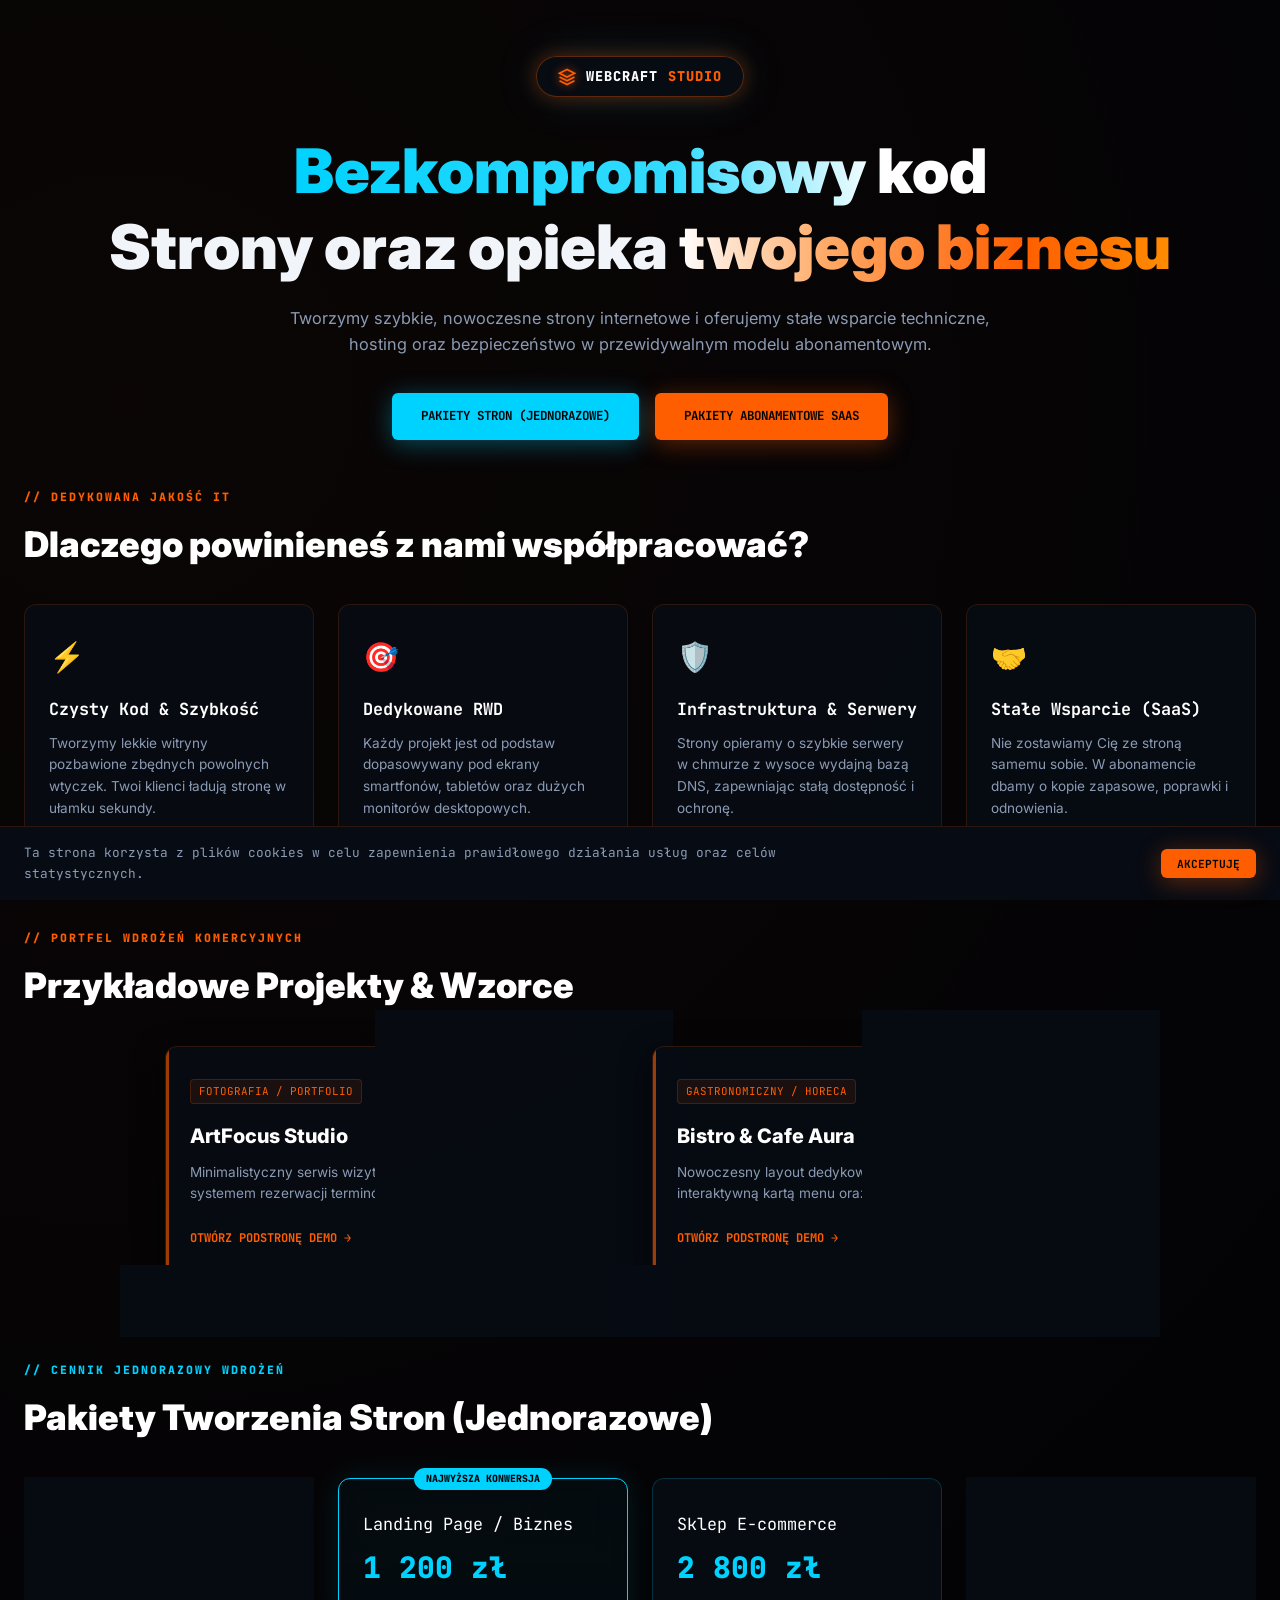
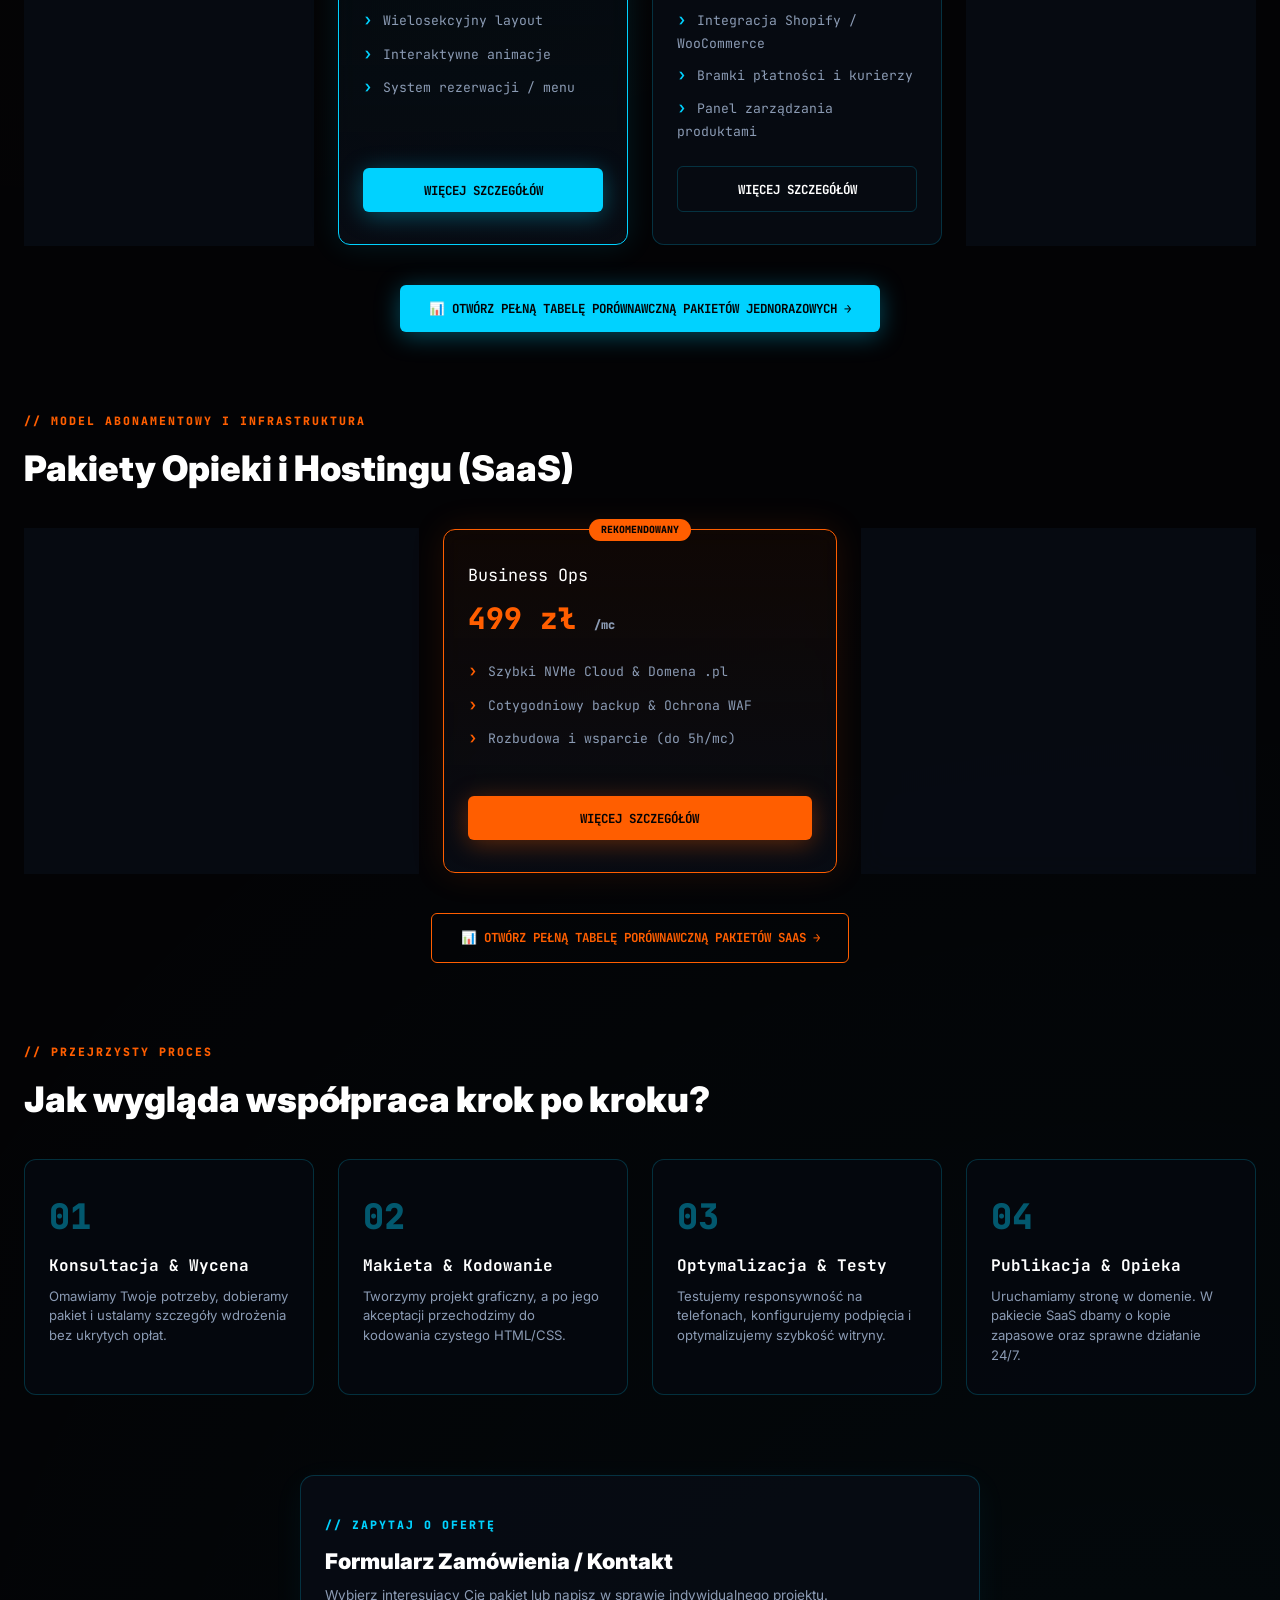
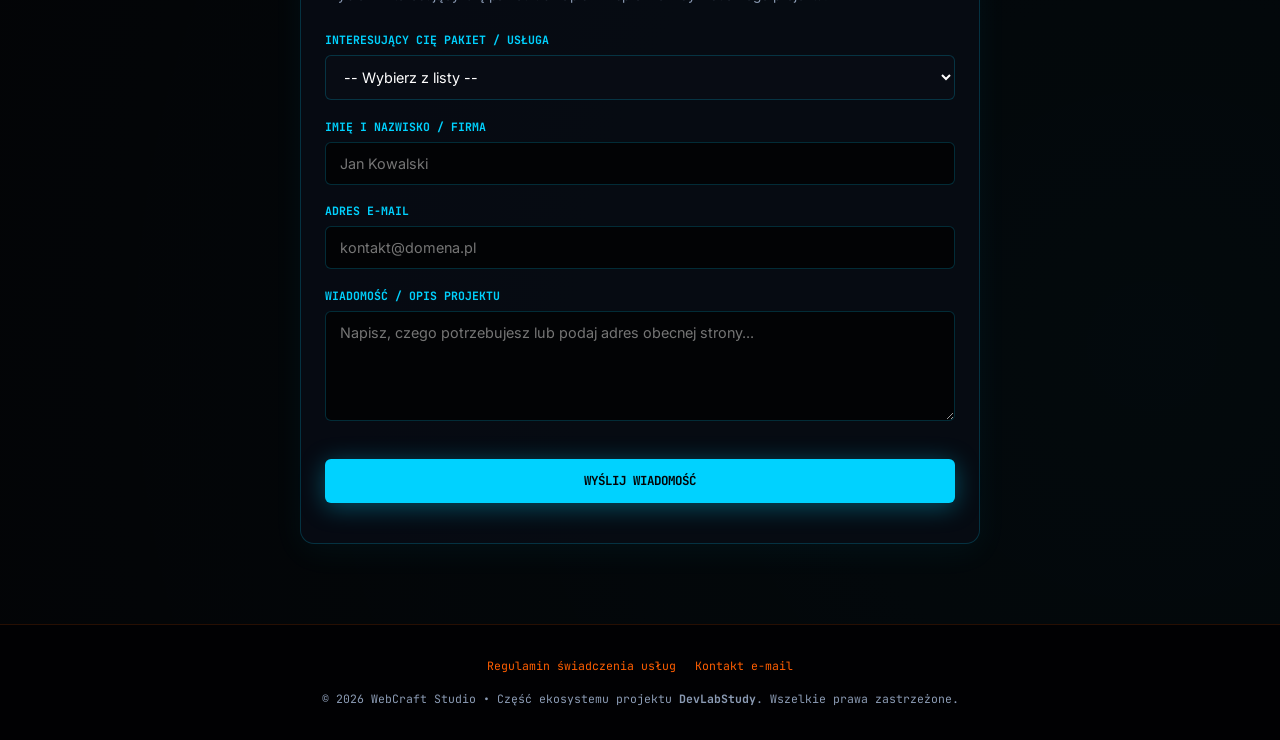
<file: index.html>
<!DOCTYPE html>
<html lang="pl">
<head>
    <meta charset="UTF-8">
    <meta name="viewport" content="width=device-width, initial-scale=1.0, maximum-scale=1.0, user-scalable=no">
    <title>WebCraft Studio | Tworzenie Stron i Opieka Techniczna</title>
    
    <link rel="icon" type="image/svg+xml" href="data:image/svg+xml,<svg xmlns='http://www.w3.org/2000/svg' viewBox='0 0 24 24' fill='none' stroke='%23ff5e00' stroke-width='2.5'><path d='M12 2L2 7l10 5 10-5-10-5zM2 17l10 5 10-5M2 12l10 5 10-5'/></svg>">
    <link href="https://fonts.googleapis.com/css2?family=JetBrains+Mono:wght@400;700;800&family=Inter:wght@300;400;500;600;800;900&display=swap" rel="stylesheet">
    <style>
        :root {
            --bg-base: #030305;
            --bg-card: rgba(8, 12, 20, 0.85);
            --border-subtle: rgba(255, 94, 0, 0.15);
            --border-blue: rgba(0, 210, 255, 0.2);
            --accent-orange: #ff5e00;
            --accent-blue: #00d2ff;
            --text-main: #f1f5f9;
            --text-muted: #8b9bb4;
            --font-mono: 'JetBrains Mono', monospace;
            --font-sans: 'Inter', sans-serif;
        }

        * { box-sizing: border-box; margin: 0; padding: 0; scroll-behavior: smooth; }

        body {
            background-color: var(--bg-base);
            background-image: 
                radial-gradient(circle at 10% 10%, rgba(255, 94, 0, 0.03) 0%, transparent 40%),
                radial-gradient(circle at 90% 90%, rgba(0, 210, 255, 0.03) 0%, transparent 40%);
            color: var(--text-main);
            font-family: var(--font-sans);
            overflow-x: hidden;
            line-height: 1.6;
            min-height: 100vh;
        }

        .hero { max-width: 1300px; margin: 3.5rem auto 3rem auto; padding: 0 1.5rem; text-align: center; }

        /* BADGE BRANDINGOWY ZE STAŁĄ POŚWIATĄ AMBIENT */
        .brand-badge {
            display: inline-flex;
            align-items: center;
            gap: 10px;
            background: rgba(8, 12, 20, 0.95);
            border: 1px solid rgba(255, 94, 0, 0.35);
            padding: 0.55rem 1.3rem;
            border-radius: 50px;
            margin-bottom: 2.2rem;
            font-family: var(--font-mono);
            font-size: 0.85rem;
            font-weight: 800;
            letter-spacing: 1px;
            color: #fff;
            text-transform: uppercase;
            position: relative;
            /* Stały, miękki ambient glow w kolorze pomarańczu i niebieskiego */
            box-shadow: 0 0 20px rgba(255, 94, 0, 0.3), 0 0 45px rgba(0, 210, 255, 0.15);
        }
        
        .brand-badge svg { 
            stroke: var(--accent-orange); 
            width: 18px; 
            height: 18px; 
            filter: drop-shadow(0 0 5px rgba(255, 94, 0, 0.7)); 
        }
        .brand-badge span { color: var(--accent-orange); }

        /* PRECYZYJNE GRADIENTY Z DŁUŻSZYM WYGASZANIEM */
        h1 { 
            font-size: clamp(2.2rem, 4.8vw, 4.2rem); 
            font-weight: 900; 
            line-height: 1.25; 
            margin-bottom: 1.2rem; 
            text-align: center;
        }

        .h1-top {
            background: linear-gradient(90deg, var(--accent-blue) 0%, #33dbff 55%, #ffffff 85%);
            -webkit-background-clip: text;
            -webkit-text-fill-color: transparent;
            background-clip: text;
            display: inline-block;
        }

        .h1-orange-text {
            background: linear-gradient(90deg, #ffffff 0%, #ffaa66 30%, var(--accent-orange) 70%, #ff8c00 100%);
            -webkit-background-clip: text;
            -webkit-text-fill-color: transparent;
            background-clip: text;
        }

        .hero p { font-size: 1.02rem; color: var(--text-muted); max-width: 750px; margin: 0 auto 2.2rem auto; line-height: 1.6; }
        
        .hero-btns { display: flex; flex-wrap: wrap; gap: 1rem; justify-content: center; margin-bottom: 2rem; }
        
        .btn-primary {
            padding: 0.85rem 1.8rem; border-radius: 6px; font-weight: 700; font-family: var(--font-mono);
            font-size: 0.78rem; text-decoration: none; text-transform: uppercase;
            background: var(--accent-orange); color: #030305; box-shadow: 0 4px 25px rgba(255, 94, 0, 0.35); transition: 0.25s; cursor: pointer; border: none; text-align: center; display: inline-block;
        }
        .btn-primary:hover { transform: translateY(-2px); box-shadow: 0 6px 35px rgba(255, 94, 0, 0.55); background: #ff7526; }

        .btn-blue {
            padding: 0.85rem 1.8rem; border-radius: 6px; font-weight: 700; font-family: var(--font-mono);
            font-size: 0.78rem; text-decoration: none; text-transform: uppercase;
            background: var(--accent-blue); color: #030305; box-shadow: 0 4px 25px rgba(0, 210, 255, 0.35); transition: 0.25s; cursor: pointer; border: none; text-align: center; display: inline-block;
        }
        .btn-blue:hover { transform: translateY(-2px); box-shadow: 0 6px 35px rgba(0, 210, 255, 0.55); background: #33dbff; }

        .btn-outline {
            background: transparent; border: 1px solid var(--border-subtle); color: var(--text-main);
            padding: 0.85rem 1.8rem; border-radius: 6px; font-weight: 700; font-family: var(--font-mono);
            font-size: 0.78rem; text-decoration: none; text-transform: uppercase; transition: 0.25s; cursor: pointer; text-align: center; display: inline-block;
        }
        .btn-outline:hover { border-color: var(--accent-orange); color: var(--accent-orange); background: rgba(255, 94, 0, 0.05); }

        .section-container { max-width: 1400px; margin: 0 auto 5rem auto; padding: 0 1.5rem; }
        .section-header-tag { font-family: var(--font-mono); font-size: 0.72rem; color: var(--accent-orange); text-transform: uppercase; letter-spacing: 2px; margin-bottom: 0.6rem; font-weight: 800; }
        .section-title { font-size: clamp(1.5rem, 2.8vw, 2.2rem); font-weight: 900; color: #fff; margin-bottom: 2rem; }

        .features-grid {
            display: grid;
            grid-template-columns: repeat(auto-fit, minmax(260px, 1fr));
            gap: 1.5rem;
            margin-bottom: 3rem;
        }
        .feature-card {
            background: var(--bg-card);
            border: 1px solid var(--border-subtle);
            border-radius: 12px;
            padding: 1.8rem 1.5rem;
            backdrop-filter: blur(12px);
        }
        .feature-icon { font-size: 1.8rem; margin-bottom: 1rem; display: inline-block; }
        .feature-card h3 { font-family: var(--font-mono); font-size: 1.05rem; color: #fff; margin-bottom: 0.6rem; }
        .feature-card p { color: var(--text-muted); font-size: 0.85rem; line-height: 1.6; }

        .steps-grid {
            display: grid;
            grid-template-columns: repeat(auto-fit, minmax(240px, 1fr));
            gap: 1.5rem;
        }
        .step-card {
            background: rgba(5, 8, 15, 0.9);
            border: 1px solid var(--border-blue);
            border-radius: 12px;
            padding: 1.8rem 1.5rem;
            position: relative;
        }
        .step-number { font-family: var(--font-mono); font-size: 2.2rem; font-weight: 900; color: var(--accent-blue); opacity: 0.4; margin-bottom: 0.5rem; }
        .step-card h4 { font-family: var(--font-mono); font-size: 1rem; color: #fff; margin-bottom: 0.5rem; }
        .step-card p { color: var(--text-muted); font-size: 0.82rem; line-height: 1.5; }

        .portfolio-grid { display: grid; grid-template-columns: repeat(2, 1fr); gap: 1.5rem; max-width: 950px; margin: 0 auto; }
        @media(max-width: 768px) { .portfolio-grid { grid-template-columns: 1fr; } }

        .carousel-card {
            background: var(--bg-card); border: 1px solid var(--border-subtle); border-radius: 12px;
            padding: 2rem 1.5rem; text-decoration: none; color: inherit; display: flex;
            flex-direction: column; justify-content: space-between; position: relative; overflow: hidden;
            backdrop-filter: blur(12px); transition: all 0.3s ease; box-shadow: 0 10px 30px rgba(0,0,0,0.6);
        }
        .carousel-card::before {
            content: ''; position: absolute; top: 0; left: 0; width: 3px; height: 100%;
            background: var(--accent-orange); opacity: 0.6; transition: opacity 0.3s;
        }
        .carousel-card:hover { border-color: rgba(255,94,0,0.4); transform: translateY(-3px); }
        .carousel-card:hover::before { opacity: 1; }
        .carousel-card .tag {
            font-family: var(--font-mono); font-size: 0.68rem; color: var(--accent-orange);
            background: rgba(255, 94, 0, 0.08); border: 1px solid rgba(255, 94, 0, 0.2);
            padding: 3px 8px; border-radius: 4px; width: fit-content; margin-bottom: 1rem; text-transform: uppercase;
        }
        .carousel-card h3 { font-size: 1.25rem; margin-bottom: 0.6rem; color: #fff; font-weight: 800; }
        .carousel-card p { color: var(--text-muted); font-size: 0.85rem; margin-bottom: 1.5rem; line-height: 1.6; }
        .card-link-hint { font-family: var(--font-mono); font-size: 0.75rem; color: var(--accent-orange); font-weight: 700; text-transform: uppercase; }

        .pricing-grid-blue { display: grid; grid-template-columns: repeat(auto-fit, minmax(250px, 1fr)); gap: 1.5rem; }
        .price-card-blue {
            background: var(--bg-card); border: 1px solid var(--border-blue); border-radius: 12px;
            padding: 2rem 1.5rem; position: relative; backdrop-filter: blur(12px); display: flex; flex-direction: column; justify-content: space-between;
        }
        .price-card-blue.featured {
            border-color: var(--accent-blue); box-shadow: 0 0 30px rgba(0, 210, 255, 0.12);
            background: linear-gradient(180deg, rgba(0, 210, 255, 0.04) 0%, rgba(8, 12, 20, 0.95) 100%);
        }
        .popular-tag-blue {
            position: absolute; top: -11px; left: 50%; transform: translateX(-50%);
            background: var(--accent-blue); color: #030305; font-family: var(--font-mono);
            font-size: 0.62rem; font-weight: 800; padding: 3px 12px; border-radius: 20px; text-transform: uppercase;
        }
        .plan-name-blue { font-family: var(--font-mono); font-size: 1.05rem; color: #fff; margin-bottom: 0.4rem; }
        .plan-price-blue { font-family: var(--font-mono); font-size: 1.85rem; font-weight: 800; color: var(--accent-blue); margin-bottom: 1rem; }
        .plan-list-blue { list-style: none; display: flex; flex-direction: column; gap: 0.5rem; font-size: 0.82rem; color: var(--text-muted); font-family: var(--font-mono); margin-bottom: 1.5rem; }
        .plan-list-blue li::before { content: "› "; color: var(--accent-blue); font-weight: bold; font-size: 1rem; }

        .pricing-grid { display: grid; grid-template-columns: repeat(auto-fit, minmax(280px, 1fr)); gap: 1.5rem; }
        .price-card {
            background: var(--bg-card); border: 1px solid var(--border-subtle); border-radius: 12px;
            padding: 2rem 1.5rem; position: relative; backdrop-filter: blur(12px); display: flex; flex-direction: column; justify-content: space-between;
        }
        .price-card.featured {
            border-color: var(--accent-orange); box-shadow: 0 0 35px rgba(255, 94, 0, 0.12);
            background: linear-gradient(180deg, rgba(255, 94, 0, 0.05) 0%, rgba(8, 12, 20, 0.95) 100%);
        }
        .popular-tag {
            position: absolute; top: -11px; left: 50%; transform: translateX(-50%);
            background: var(--accent-orange); color: #030305; font-family: var(--font-mono);
            font-size: 0.62rem; font-weight: 800; padding: 3px 12px; border-radius: 20px; text-transform: uppercase;
        }
        .plan-name { font-family: var(--font-mono); font-size: 1.05rem; color: #fff; margin-bottom: 0.4rem; }
        .plan-price { font-family: var(--font-mono); font-size: 1.85rem; font-weight: 800; color: var(--accent-orange); margin-bottom: 1rem; }
        .plan-list { list-style: none; display: flex; flex-direction: column; gap: 0.5rem; font-size: 0.82rem; color: var(--text-muted); font-family: var(--font-mono); margin-bottom: 1.5rem; }
        .plan-list li::before { content: "› "; color: var(--accent-orange); font-weight: bold; font-size: 1rem; }

        .modal-overlay {
            display: none; position: fixed; top: 0; left: 0; width: 100%; height: 100%;
            background: rgba(3, 3, 5, 0.85); backdrop-filter: blur(12px); z-index: 2000;
            justify-content: center; align-items: center; padding: 1.2rem;
        }
        .modal-content {
            background: var(--bg-card); border: 1px solid var(--accent-orange); border-radius: 14px;
            max-width: 600px; width: 100%; padding: 2rem; position: relative; max-height: 90vh; overflow-y: auto;
        }
        .modal-close { position: absolute; top: 1.2rem; right: 1.2rem; background: none; border: none; color: var(--text-muted); font-size: 1.4rem; cursor: pointer; }
        .details-title { font-family: var(--font-mono); font-size: 0.8rem; color: var(--accent-orange); text-transform: uppercase; margin: 1rem 0 0.4rem 0; font-weight: 700; }
        .details-list { list-style: none; display: flex; flex-direction: column; gap: 0.4rem; font-size: 0.85rem; color: var(--text-muted); font-family: var(--font-mono); }
        .details-list.included li::before { content: "✔  "; color: #22c55e; font-weight: bold; }
        .details-list.excluded li::before { content: "✕  "; color: #ef4444; font-weight: bold; }

        .order-section {
            background: var(--bg-card); 
            border: 1px solid var(--border-blue); 
            border-radius: 14px; 
            padding: 2.5rem 1.5rem; 
            max-width: 680px; 
            margin: 0 auto;
            box-shadow: 0 8px 32px rgba(0, 210, 255, 0.05);
        }
        .form-group { margin-bottom: 1.1rem; }
        .form-group label { display: block; font-family: var(--font-mono); font-size: 0.72rem; color: var(--accent-blue); text-transform: uppercase; margin-bottom: 0.35rem; font-weight: 700; }
        .form-group input, .form-group select, .form-group textarea {
            width: 100%; padding: 0.75rem 0.9rem; border: 1px solid var(--border-blue); border-radius: 6px; background: rgba(3, 3, 5, 0.9); color: #fff; font-size: 0.9rem; font-family: inherit; transition: all 0.25s ease;
        }
        .form-group input:focus, .form-group select:focus, .form-group textarea:focus {
            outline: none; border-color: var(--accent-blue); box-shadow: 0 0 12px rgba(0, 210, 255, 0.25);
        }
        .form-group textarea { resize: vertical; min-height: 110px; }

        #cookieBanner {
            position: fixed; bottom: 0; left: 0; width: 100%; background: rgba(8, 12, 20, 0.96);
            border-top: 1px solid var(--border-subtle); backdrop-filter: blur(16px); padding: 1rem 1.5rem;
            display: flex; justify-content: space-between; align-items: center; z-index: 9999; gap: 1rem; flex-wrap: wrap;
        }
        #cookieBanner p { font-size: 0.8rem; color: var(--text-muted); max-width: 850px; font-family: var(--font-mono); }

        footer {
            border-top: 1px solid var(--border-subtle); padding: 2rem 1.2rem; text-align: center;
            font-family: var(--font-mono); font-size: 0.72rem; color: var(--text-muted); background: #010103;
            display: flex; flex-direction: column; gap: 0.5rem; align-items: center;
        }
        .footer-links { display: flex; gap: 1.2rem; justify-content: center; margin-bottom: 0.4rem; }
        .footer-links a { color: var(--accent-orange); text-decoration: none; cursor: pointer; }
        .footer-links a:hover { text-decoration: underline; }

        @media (max-width: 768px) {
            .hero { margin: 2.5rem auto 2rem auto; padding: 0 1rem; }
            .section-container { padding: 0 1rem; }
            #cookieBanner { flex-direction: column; text-align: center; padding: 1rem; }
        }
    </style>
</head>
<body>

    <section class="hero">
        <div class="brand-badge">
            <svg viewBox="0 0 24 24" fill="none" stroke-width="2.5"><path d="M12 2L2 7l10 5 10-5-10-5zM2 17l10 5 10-5M2 12l10 5 10-5"/></svg>
            WebCraft <span>Studio</span>
        </div>

        <h1>
            <span class="h1-top">Bezkompromisowy kod</span><br>
            <span>Strony oraz opieka </span><span class="h1-orange-text">twojego biznesu</span>
        </h1>
        <p>Tworzymy szybkie, nowoczesne strony internetowe i oferujemy stałe wsparcie techniczne, hosting oraz bezpieczeństwo w przewidywalnym modelu abonamentowym.</p>
        <div class="hero-btns">
            <a href="#pakiety-stron" class="btn-blue">Pakiety Stron (Jednorazowe)</a>
            <a href="#pakiety-saas" class="btn-primary">Pakiety Abonamentowe SaaS</a>
        </div>
    </section>

    <!-- 1. SEKCJA ZALET -->
    <section class="section-container" id="dlaczego-my">
        <div class="section-header-tag">// Dedykowana Jakość IT</div>
        <h2 class="section-title">Dlaczego powinieneś z nami współpracować?</h2>
        
        <div class="features-grid">
            <div class="feature-card">
                <div class="feature-icon">⚡</div>
                <h3>Czysty Kod &amp; Szybkość</h3>
                <p>Tworzymy lekkie witryny pozbawione zbędnych powolnych wtyczek. Twoi klienci ładują stronę w ułamku sekundy.</p>
            </div>
            <div class="feature-card">
                <div class="feature-icon">🎯</div>
                <h3>Dedykowane RWD</h3>
                <p>Każdy projekt jest od podstaw dopasowywany pod ekrany smartfonów, tabletów oraz dużych monitorów desktopowych.</p>
            </div>
            <div class="feature-card">
                <div class="feature-icon">🛡️</div>
                <h3>Infrastruktura &amp; Serwery</h3>
                <p>Strony opieramy o szybkie serwery w chmurze z wysoce wydajną bazą DNS, zapewniając stałą dostępność i ochronę.</p>
            </div>
            <div class="feature-card">
                <div class="feature-icon">🤝</div>
                <h3>Stałe Wsparcie (SaaS)</h3>
                <p>Nie zostawiamy Cię ze stroną samemu sobie. W abonamencie dbamy o kopie zapasowe, poprawki i odnowienia.</p>
            </div>
        </div>
    </section>

    <!-- 2. KATALOG PODSTRON DEMO -->
    <section class="section-container" id="portfolio">
        <div class="section-header-tag">// Portfel Wdrożeń Komercyjnych</div>
        <h2 class="section-title">Przykładowe Projekty &amp; Wzorce</h2>
        
        <div class="portfolio-grid">
            <a href="examples/photography/index.html" class="carousel-card">
                <div>
                    <div class="tag">Fotografia / Portfolio</div>
                    <h3>ArtFocus Studio</h3>
                    <p>Minimalistyczny serwis wizytówkowy ze zintegrowanym systemem rezerwacji terminów i galerią ultra-HD.</p>
                </div>
                <div class="card-link-hint">Otwórz podstronę demo →</div>
            </a>

            <a href="examples/bistro/index.html" class="carousel-card">
                <div>
                    <div class="tag">Gastronomiczny / HoReCa</div>
                    <h3>Bistro &amp; Cafe Aura</h3>
                    <p>Nowoczesny layout dedykowany branży gastronomicznej z interaktywną kartą menu oraz rezerwacją stolików.</p>
                </div>
                <div class="card-link-hint">Otwórz podstronę demo →</div>
            </a>
        </div>
    </section>

    <!-- 3. PAKIETY JEDNORAZOWE (NIEBIESKIE) -->
    <section class="section-container" id="pakiety-stron">
        <div class="section-header-tag" style="color: var(--accent-blue);">// Cennik Jednorazowy Wdrożeń</div>
        <h2 class="section-title">Pakiety Tworzenia Stron (Jednorazowe)</h2>
        
        <div class="pricing-grid-blue">
            <div class="price-card-blue">
                <div>
                    <div class="plan-name-blue">Wizytówka / One-Page</div>
                    <div class="plan-price-blue">500 zł</div>
                    <ul class="plan-list-blue">
                        <li>Nowoczesny responsywny layout</li>
                        <li>Formularz kontaktowy</li>
                        <li>Optymalizacja pod mobile</li>
                    </ul>
                </div>
                <button class="btn-outline open-modal-btn" 
                    data-title="Wizytówka / One-Page (500 zł)"
                    data-price="Jednorazowo: 500 zł"
                    data-desc="Idealna dla małej firmy, salonu lub eksperta potrzebującego obecności w sieci."
                    data-included="Projekt graficzny strony, wdrożenie HTML/CSS/JS, responsywność na telefonach, podpięcie formularza kontaktowego, podstawowe SEO"
                    data-excluded="Brak rozbudowanego panelu administracyjnego, Brak systemów e-commerce"
                    style="width: 100%; border-color: var(--border-blue); color: #fff;">Więcej szczegółów</button>
            </div>

            <div class="price-card-blue featured">
                <div class="popular-tag-blue">Najwyższa Konwersja</div>
                <div>
                    <div class="plan-name-blue">Landing Page / Biznes</div>
                    <div class="plan-price-blue">1 200 zł</div>
                    <ul class="plan-list-blue">
                        <li>Wielosekcyjny layout</li>
                        <li>Interaktywne animacje</li>
                        <li>System rezerwacji / menu</li>
                    </ul>
                </div>
                <button class="btn-blue open-modal-btn" 
                    data-title="Landing Page / Biznes (1 200 zł)"
                    data-price="Jednorazowo: 1 200 zł"
                    data-desc="Zaawansowana strona nastawiona na sprzedaż, pozyskiwanie klientów i rezerwacje."
                    data-included="Wszystko z pakietu Wizytówka, System rezerwacji wizyt / menu, Zaawansowane animacje, Optymalizacja szybkości (Core Web Vitals)"
                    data-excluded="Brak dedykowanej bazy danych backendowej bez abonamentu SaaS"
                    style="width: 100%;">Więcej szczegółów</button>
            </div>

            <div class="price-card-blue">
                <div>
                    <div class="plan-name-blue">Sklep E-commerce</div>
                    <div class="plan-price-blue">2 800 zł</div>
                    <ul class="plan-list-blue">
                        <li>Integracja Shopify / WooCommerce</li>
                        <li>Bramki płatności i kurierzy</li>
                        <li>Panel zarządzania produktami</li>
                    </ul>
                </div>
                <button class="btn-outline open-modal-btn" 
                    data-title="Sklep E-commerce (2 800 zł)"
                    data-price="Jednorazowo: 2 800 zł"
                    data-desc="Kompletny sklep internetowy przygotowany do sprzedaży produktów fizycznych lub cyfrowych."
                    data-included="Konfiguracja platformy sklepowej, podpięcie płatności online (Blik, PayU, Stripe), integracja z firmami kurierskimi, responsywny design"
                    data-excluded="Brak wprowadzania masowego produktów (w cenie do 20 sztuk)"
                    style="width: 100%; border-color: var(--border-blue); color: #fff;">Więcej szczegółów</button>
            </div>

            <div class="price-card-blue">
                <div>
                    <div class="plan-name-blue">Portal / System Webowy</div>
                    <div class="plan-price-blue">4 900 zł+</div>
                    <ul class="plan-list-blue">
                        <li>Dedykowana architektura</li>
                        <li>System użytkowników i bazy</li>
                        <li>Zaawansowane API &amp; Webhooks</li>
                    </ul>
                </div>
                <button class="btn-outline open-modal-btn" 
                    data-title="Portal / System Webowy (od 4 900 zł)"
                    data-price="Jednorazowo: od 4 900 zł"
                    data-desc="Zaawansowane aplikacje internetowe i portale dedykowane dla wymagających projektów."
                    data-included="Pełna architektura systemowa, baza danych SQL/NoSQL, system logowania użytkowników, panele administracyjne, dokumentacja API"
                    data-excluded="Brak hostingu dedykowanego w cenie jednorazowej"
                    style="width: 100%; border-color: var(--border-blue); color: #fff;">Więcej szczegółów</button>
            </div>
        </div>

        <div style="text-align: center; margin-top: 2.5rem;">
            <a href="pakiety-jednorazowe.html" class="btn-blue" style="text-decoration: none;">
                📊 Otwórz Pełną Tabelę Porównawczną Pakietów Jednorazowych →
            </a>
        </div>
    </section>

    <!-- 4. PAKIETY ABONAMENTOWE (POMARAŃCZOWE) -->
    <section class="section-container" id="pakiety-saas">
        <div class="section-header-tag">// Model Abonamentowy i Infrastruktura</div>
        <h2 class="section-title">Pakiety Opieki i Hostingu (SaaS)</h2>
        
        <div class="pricing-grid">
            <div class="price-card">
                <div>
                    <div class="plan-name">Starter Cloud</div>
                    <div class="plan-price">199 zł <span style="font-size: 0.75rem; color: var(--text-muted);">/mc</span></div>
                    <ul class="plan-list">
                        <li>Hosting Shared SSD &amp; SSL</li>
                        <li>Miesięczny backup danych</li>
                        <li>Drobne poprawki treści (do 2h/mc)</li>
                    </ul>
                </div>
                <button class="btn-outline open-modal-btn" 
                    data-title="Starter Cloud (199 zł / mc)"
                    data-price="199 zł / miesiąc"
                    data-desc="Podstawowy pakiet bezobsługowego utrzymania strony dla małych firm."
                    data-included="Hosting w chmurze SSD (10 GB), Certyfikat SSL, Miesięczny backup, Wprowadzanie poprawek tekstów do 2h w miesiącu"
                    data-excluded="Brak ochrony WAF przed atakami, Brak odnowienia domeny w cenie"
                    style="width: 100%; margin-top: 1.2rem;">Więcej szczegółów</button>
            </div>

            <div class="price-card featured">
                <div class="popular-tag">Rekomendowany</div>
                <div>
                    <div class="plan-name">Business Ops</div>
                    <div class="plan-price">499 zł <span style="font-size: 0.75rem; color: var(--text-muted);">/mc</span></div>
                    <ul class="plan-list">
                        <li>Szybki NVMe Cloud &amp; Domena .pl</li>
                        <li>Cotygodniowy backup &amp; Ochrona WAF</li>
                        <li>Rozbudowa i wsparcie (do 5h/mc)</li>
                    </ul>
                </div>
                <button class="btn-primary open-modal-btn" 
                    data-title="Business Ops (499 zł / mc)"
                    data-price="499 zł / miesiąc"
                    data-desc="Kompleksowa opieka techniczna i wsparcie wydajnościowe dla sklepów i firm."
                    data-included="Hosting NVMe (50 GB), SSL, Cotygodniowy backup, Zapora WAF przeciw atakom, Wdrożenia do 5h/mc, Odnowienie domeny .pl w cenie, Dostęp do środowiska Staging"
                    data-excluded="Brak dedykowanego serwera izolowanego"
                    style="width: 100%; margin-top: 1.2rem;">Więcej szczegółów</button>
            </div>

            <div class="price-card">
                <div>
                    <div class="plan-name">Pro Support</div>
                    <div class="plan-price">999 zł <span style="font-size: 0.75rem; color: var(--text-muted);">/mc</span></div>
                    <ul class="plan-list">
                        <li>Izolowany Serwer VPS / NVMe</li>
                        <li>Codzienny backup &amp; Ochrona Bot/DDoS</li>
                        <li>Pakiet rozbudowy modułów (do 12h/mc)</li>
                    </ul>
                </div>
                <button class="btn-outline open-modal-btn" 
                    data-title="Pro Support (999 zł / mc)"
                    data-price="999 zł / miesiąc"
                    data-desc="Dla wymagających projektów potrzebujących wysokich zasobów i natychmiastowej reakcji."
                    data-included="Dedykowana instancja VPS NVMe (200 GB), Codzienny backup, Ochrona Anti-DDoS i BotGuard, Pakiet 12h na rozwój w miesiącu, SLA reakcji do 4h, Kwartalny audyt bezpieczeństwa"
                    data-excluded="Niewykorzystane godziny nie przechodzą na kolejny miesiąc"
                    style="width: 100%; margin-top: 1.2rem;">Więcej szczegółów</button>
            </div>
        </div>

        <div style="text-align: center; margin-top: 2.5rem;">
            <a href="pakiety-saas.html" class="btn-outline" style="border-color: var(--accent-orange); color: var(--accent-orange); text-decoration: none;">
                📊 Otwórz Pełną Tabelę Porównawczną Pakietów SaaS →
            </a>
        </div>
    </section>

    <!-- 5. SEKCJA KROKI WSPÓŁPRACY -->
    <section class="section-container">
        <div class="section-header-tag">// Przejrzysty Proces</div>
        <h2 class="section-title">Jak wygląda współpraca krok po kroku?</h2>
        
        <div class="steps-grid">
            <div class="step-card">
                <div class="step-number">01</div>
                <h4>Konsultacja &amp; Wycena</h4>
                <p>Omawiamy Twoje potrzeby, dobieramy pakiet i ustalamy szczegóły wdrożenia bez ukrytych opłat.</p>
            </div>
            <div class="step-card">
                <div class="step-number">02</div>
                <h4>Makieta &amp; Kodowanie</h4>
                <p>Tworzymy projekt graficzny, a po jego akceptacji przechodzimy do kodowania czystego HTML/CSS.</p>
            </div>
            <div class="step-card">
                <div class="step-number">03</div>
                <h4>Optymalizacja &amp; Testy</h4>
                <p>Testujemy responsywność na telefonach, konfigurujemy podpięcia i optymalizujemy szybkość witryny.</p>
            </div>
            <div class="step-card">
                <div class="step-number">04</div>
                <h4>Publikacja &amp; Opieka</h4>
                <p>Uruchamiamy stronę w domenie. W pakiecie SaaS dbamy o kopie zapasowe oraz sprawne działanie 24/7.</p>
            </div>
        </div>
    </section>

    <!-- MODAL SZCZEGÓŁÓW -->
    <div class="modal-overlay" id="detailsModal">
        <div class="modal-content">
            <button class="modal-close" id="closeModal">&times;</button>
            <h3 id="modalTitle" style="font-family: 'JetBrains Mono', monospace; font-size: 1.1rem; color: #fff; margin-bottom: 0.2rem;">Pakiet</h3>
            <div id="modalPrice" style="font-family: 'JetBrains Mono', monospace; color: var(--accent-orange); font-size: 0.95rem; margin-bottom: 0.7rem; font-weight: bold;">Cena</div>
            <p id="modalDesc" style="font-size: 0.82rem; color: var(--text-muted); margin-bottom: 1rem;"></p>

            <div class="details-title">// Co jest wliczone</div>
            <ul class="details-list included" id="modalIncluded"></ul>

            <div class="details-title">// Czego NIE ma w pakiecie</div>
            <ul class="details-list excluded" id="modalExcluded"></ul>

            <div style="margin-top: 1.2rem;">
                <button class="btn-primary" id="selectThisPackageBtn" style="width: 100%;">Wybierz ten pakiet w formularzu</button>
            </div>
        </div>
    </div>

    <!-- MODAL REGULAMINU -->
    <div class="modal-overlay" id="regulaminModal">
        <div class="modal-content">
            <button class="modal-close" id="closeRegulamin">&times;</button>
            <h3 style="font-family: 'JetBrains Mono', monospace; font-size: 1.2rem; color: #fff; margin-bottom: 0.8rem;">Regulamin Świadczenia Usług</h3>
            <div style="font-size: 0.82rem; color: var(--text-muted); display: flex; flex-direction: column; gap: 0.8rem; max-height: 55vh; overflow-y: auto; padding-right: 5px;">
                <p><strong>§1. Postanowienia Ogólne</strong><br>Niniejszy regulamin określa zasady korzystania z usług WebCraft Studio.</p>
                <p><strong>§2. Rodzaje i Zakres Usług</strong><br>1. WebCraft Studio świadczy usługi tworzenia stron www oraz opieki technicznej i hostingu w abonamencie.</p>
                <p><strong>§3. Płatności</strong><br>1. Pakiety jednorazowe opłacane są zgodnie z umową. Pakiety abonamentowe rozliczane są miesięcznie.</p>
            </div>
            <div style="margin-top: 1.2rem;">
                <button class="btn-primary" id="closeRegulaminBtn" style="width: 100%;">Rozumiem i zamykam</button>
            </div>
        </div>
    </div>

    <!-- 6. FORMULARZ KONTAKTOWY -->
    <section class="section-container" id="kontakt">
        <div class="order-section">
            <div class="section-header-tag" style="text-align: left; color: var(--accent-blue);">// Zapytaj o ofertę</div>
            <h2 class="section-title" style="font-size: 1.35rem; margin-bottom: 0.4rem; text-align: left;">Formularz Zamówienia / Kontakt</h2>
            <p style="text-align: left; margin-bottom: 1.5rem; font-size: 0.85rem; color: var(--text-muted);">Wybierz interesujący Cię pakiet lub napisz w sprawie indywidualnego projektu.</p>
            
            <form action="https://api.web3forms.com/submit" method="POST">
                <input type="hidden" name="access_key" value="df7bd377-380f-4c44-b323-35672c45dd0f">

                <div class="form-group">
                    <label>Interesujący Cię Pakiet / Usługa</label>
                    <select name="selected_plan" id="formPlanSelect" required style="background: #080c14; color: #fff;">
                        <option value="" disabled selected>-- Wybierz z listy --</option>
                        
                        <optgroup label="🔵 Jednorazowe Tworzenie Stron" style="background: #04101e; color: #00d2ff; font-weight: bold;">
                            <option value="Wizytówka / One-Page (500 zł)" style="background: #030a14; color: #f1f5f9;">Wizytówka / One-Page (500 zł)</option>
                            <option value="Landing Page / Biznes (1200 zł)" style="background: #030a14; color: #f1f5f9;">Landing Page / Biznes (1200 zł)</option>
                            <option value="Sklep E-commerce (2800 zł)" style="background: #030a14; color: #f1f5f9;">Sklep E-commerce (2800 zł)</option>
                            <option value="Portal / System Webowy (4900 zł+)" style="background: #030a14; color: #f1f5f9;">Portal / System Webowy (4900 zł+)</option>
                        </optgroup>
                        
                        <optgroup label="🟠 Abonamenty SaaS / Opieka i Hosting" style="background: #1a0b02; color: #ff5e00; font-weight: bold;">
                            <option value="Starter Cloud (199 zł/mc)" style="background: #0f0702; color: #f1f5f9;">Starter Cloud (199 zł/mc)</option>
                            <option value="Business Ops (499 zł/mc)" style="background: #0f0702; color: #f1f5f9;">Business Ops (499 zł/mc)</option>
                            <option value="Pro Support (999 zł/mc)" style="background: #0f0702; color: #f1f5f9;">Pro Support (999 zł/mc)</option>
                        </optgroup>
                    </select>
                </div>
                
                <div class="form-group">
                    <label>Imię i Nazwisko / Firma</label>
                    <input type="text" name="name" required placeholder="Jan Kowalski">
                </div>
                <div class="form-group">
                    <label>Adres E-mail</label>
                    <input type="email" name="email" required placeholder="kontakt@domena.pl">
                </div>
                <div class="form-group">
                    <label>Wiadomość / Opis Projektu</label>
                    <textarea name="message" placeholder="Napisz, czego potrzebujesz lub podaj adres obecnej strony..."></textarea>
                </div>

                <input type="checkbox" name="botcheck" class="hidden" style="display: none;">

                <button type="submit" class="btn-blue" style="width: 100%; margin-top: 0.8rem;">Wyślij wiadomość</button>
            </form>
        </div>
    </section>

    <!-- COOKIES BANNER -->
    <div id="cookieBanner">
        <p>Ta strona korzysta z plików cookies w celu zapewnienia prawidłowego działania usług oraz celów statystycznych.</p>
        <button class="btn-primary" id="acceptCookiesBtn" style="padding: 0.45rem 1rem; font-size: 0.7rem; white-space: nowrap;">Akceptuję</button>
    </div>

    <!-- STOPKA -->
    <footer>
        <div class="footer-links">
            <a id="openRegulamin">Regulamin świadczenia usług</a>
            <a href="mailto:kontakt@devlabstudy.ovh">Kontakt e-mail</a>
        </div>
        <p>&copy; 2026 WebCraft Studio &bull; Część ekosystemu projektu <strong>DevLabStudy</strong>. Wszelkie prawa zastrzeżone.</p>
    </footer>

    <!-- SKRYPTY -->
    <script>
        const modal = document.getElementById('detailsModal');
        const closeModal = document.getElementById('closeModal');
        const openModalBtns = document.querySelectorAll('.open-modal-btn');
        const selectThisPackageBtn = document.getElementById('selectThisPackageBtn');
        const formPlanSelect = document.getElementById('formPlanSelect');

        let currentPackageName = '';

        openModalBtns.forEach(btn => {
            btn.addEventListener('click', () => {
                currentPackageName = btn.getAttribute('data-title').split(' (')[0];
                
                document.getElementById('modalTitle').textContent = btn.getAttribute('data-title');
                document.getElementById('modalPrice').textContent = btn.getAttribute('data-price');
                document.getElementById('modalDesc').textContent = btn.getAttribute('data-desc');

                const includedList = document.getElementById('modalIncluded');
                includedList.innerHTML = '';
                btn.getAttribute('data-included').split(', ').forEach(item => {
                    const li = document.createElement('li');
                    li.textContent = item;
                    includedList.appendChild(li);
                });

                const excludedList = document.getElementById('modalExcluded');
                excludedList.innerHTML = '';
                btn.getAttribute('data-excluded').split(', ').forEach(item => {
                    const li = document.createElement('li');
                    li.textContent = item;
                    excludedList.appendChild(li);
                });

                modal.style.display = 'flex';
            });
        });

        closeModal.addEventListener('click', () => { modal.style.display = 'none'; });
        window.addEventListener('click', (e) => { if (e.target === modal) modal.style.display = 'none'; });

        selectThisPackageBtn.addEventListener('click', () => {
            modal.style.display = 'none';
            for (let option of formPlanSelect.options) {
                if (option.value.includes(currentPackageName)) {
                    formPlanSelect.value = option.value;
                    break;
                }
            }
            window.location.hash = '#kontakt';
        });

        const regModal = document.getElementById('regulaminModal');
        const openRegulamin = document.getElementById('openRegulamin');
        const closeRegulamin = document.getElementById('closeRegulamin');
        const closeRegulaminBtn = document.getElementById('closeRegulaminBtn');

        openRegulamin.addEventListener('click', (e) => {
            e.preventDefault();
            regModal.style.display = 'flex';
        });
        closeRegulamin.addEventListener('click', () => { regModal.style.display = 'none'; });
        closeRegulaminBtn.addEventListener('click', () => { regModal.style.display = 'none'; });
        window.addEventListener('click', (e) => { if (e.target === regModal) regModal.style.display = 'none'; });

        const cookieBanner = document.getElementById('cookieBanner');
        const acceptCookiesBtn = document.getElementById('acceptCookiesBtn');

        if (localStorage.getItem('cookiesAccepted')) {
            cookieBanner.style.display = 'none';
        }

        acceptCookiesBtn.addEventListener('click', () => {
            localStorage.setItem('cookiesAccepted', 'true');
            cookieBanner.style.display = 'none';
        });
    </script>
</body>
</html>
</file>
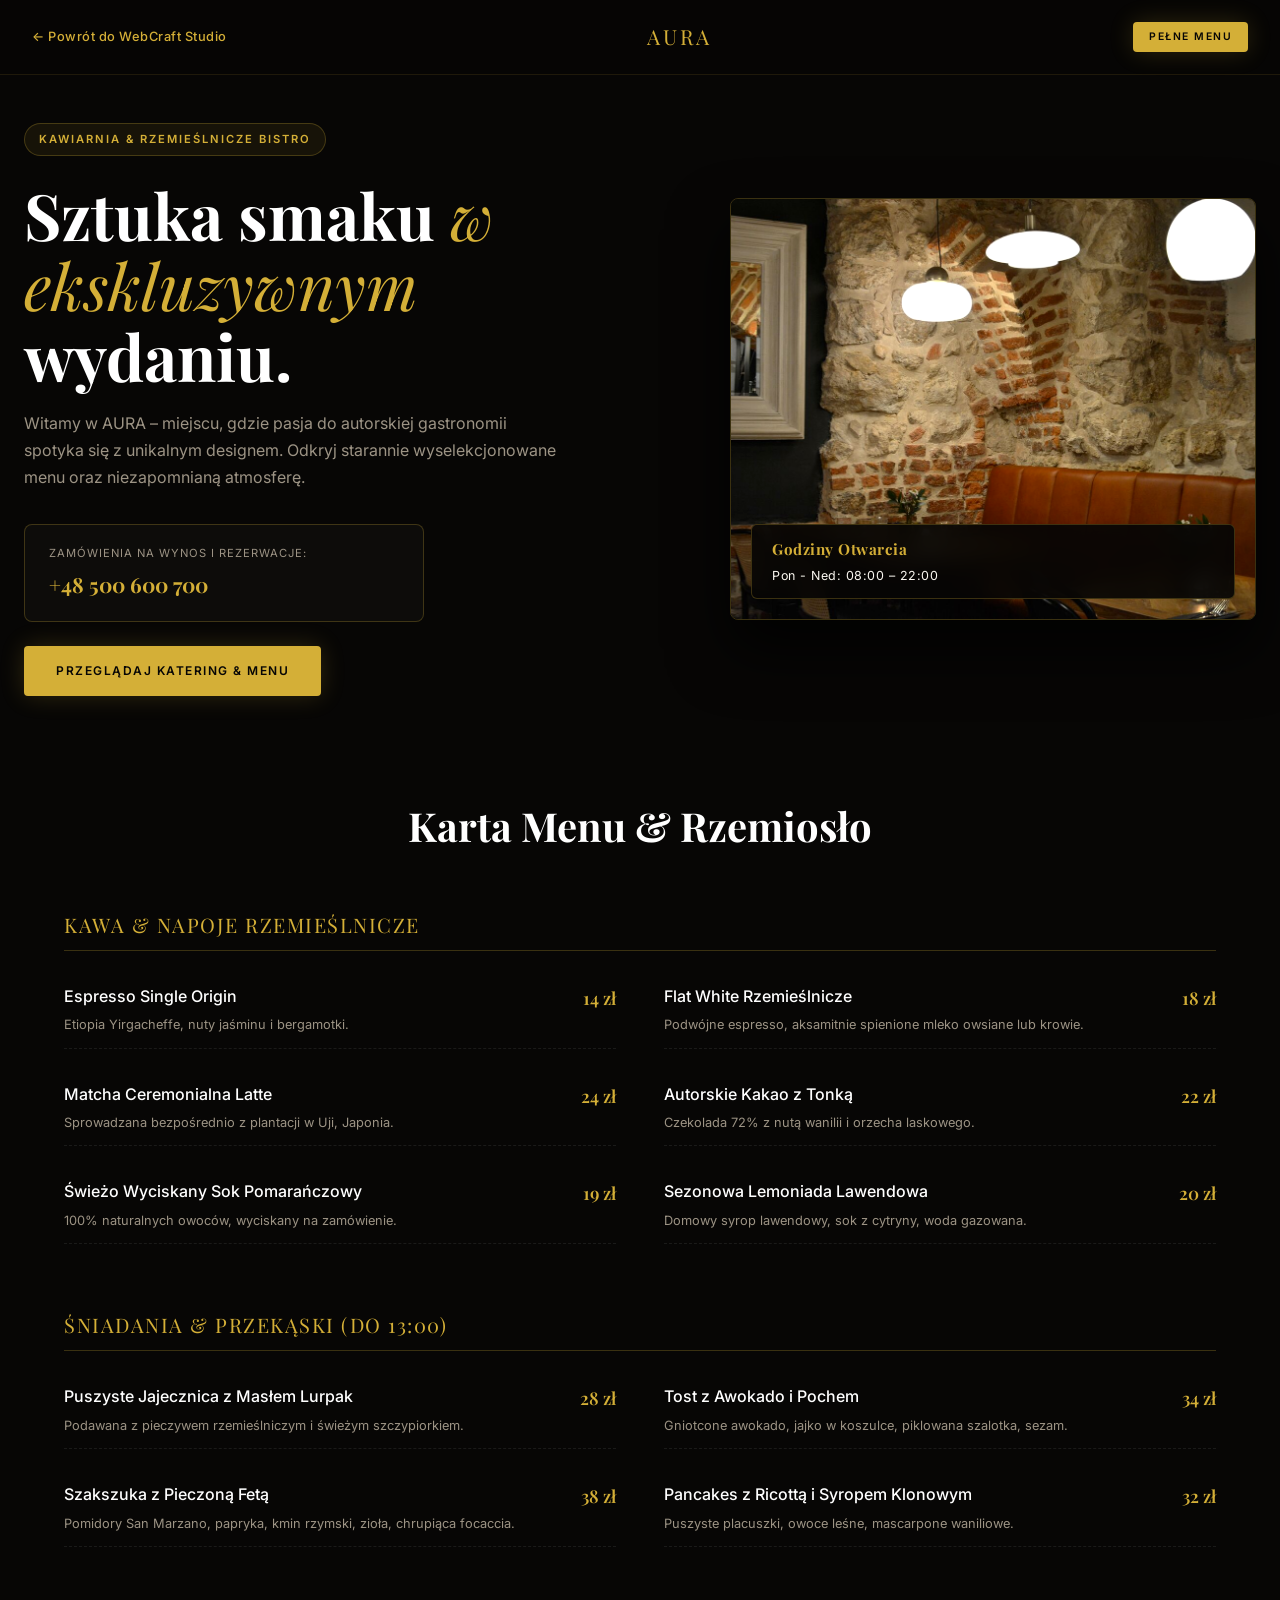
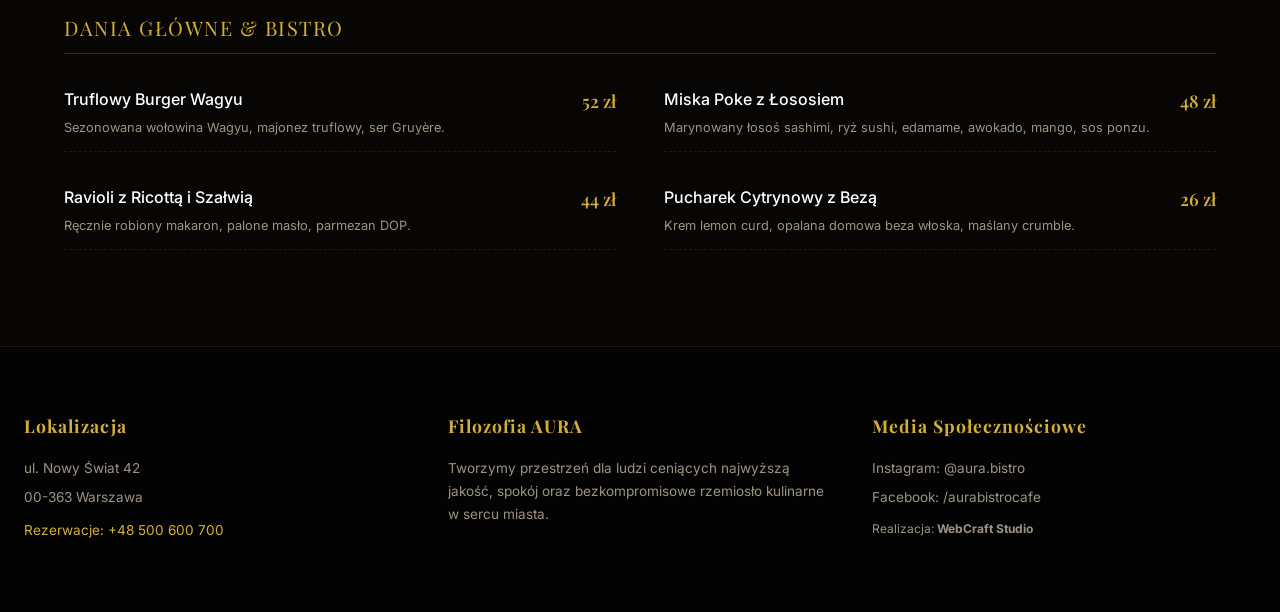
<file: examples/bistro/index.html>
<!DOCTYPE html>
<html lang="pl">
<head>
    <meta charset="UTF-8">
    <meta name="viewport" content="width=device-width, initial-scale=1.0, maximum-scale=1.0, user-scalable=no">
    <title>AURA | Fine Dining & Artisan Coffee</title>
    <link rel="icon" type="image/svg+xml" href="data:image/svg+xml,<svg xmlns='http://www.w3.org/2000/svg' viewBox='0 0 24 24' fill='none' stroke='%23d4af37' stroke-width='2'><path d='M12 2L2 7l10 5 10-5-10-5zM2 17l10 5 10-5M2 12l10 5 10-5'/></svg>">
    <link href="https://fonts.googleapis.com/css2?family=Playfair+Display:ital,wght@0,400;0,600;0,700;1,400&family=Inter:wght@300;400;500;600&display=swap" rel="stylesheet">
    <style>
        :root {
            --bg-base: #070605;
            --bg-card: rgba(14, 13, 11, 0.95);
            --accent-gold: #d4af37;
            --accent-gold-hover: #e6c55c;
            --text-main: #fcf9f2;
            --text-muted: #9c9384;
            --border: rgba(212, 175, 55, 0.25);
        }
        * { box-sizing: border-box; margin: 0; padding: 0; scroll-behavior: smooth; }
        body {
            background-color: var(--bg-base);
            color: var(--text-main);
            font-family: 'Inter', sans-serif;
            overflow-x: hidden;
            line-height: 1.7;
        }

        /* NAGŁÓWEK */
        .header {
            padding: 1.2rem 2rem;
            border-bottom: 1px solid rgba(212, 175, 55, 0.12);
            display: flex;
            justify-content: space-between;
            align-items: center;
            background: rgba(7, 6, 5, 0.9);
            backdrop-filter: blur(16px);
            position: sticky;
            top: 0;
            z-index: 100;
            gap: 1rem;
        }
        .back-btn {
            color: var(--accent-gold);
            text-decoration: none;
            font-size: 0.8rem;
            font-weight: 500;
            letter-spacing: 0.5px;
            display: inline-flex;
            align-items: center;
            gap: 6px;
            transition: 0.2s;
            white-space: nowrap;
        }
        .back-btn:hover { color: var(--accent-gold-hover); }
        .brand-logo {
            font-family: 'Playfair Display', serif;
            font-size: 1.3rem;
            letter-spacing: 3px;
            color: var(--accent-gold);
            text-transform: uppercase;
        }

        /* HERO */
        .hero {
            max-width: 1400px;
            margin: 3rem auto;
            padding: 0 1.5rem;
            display: grid;
            grid-template-columns: 1.1fr 0.9fr;
            gap: 4rem;
            align-items: center;
        }
        .badge {
            font-size: 0.7rem;
            background: rgba(212, 175, 55, 0.08);
            color: var(--accent-gold);
            padding: 6px 14px;
            border-radius: 30px;
            border: 1px solid var(--border);
            text-transform: uppercase;
            font-weight: 600;
            display: inline-block;
            margin-bottom: 1.5rem;
            letter-spacing: 2px;
        }
        h1 {
            font-family: 'Playfair Display', serif;
            font-size: clamp(2.4rem, 5vw, 4.8rem);
            font-weight: 700;
            line-height: 1.1;
            margin-bottom: 1.2rem;
            color: #fff;
        }
        h1 span { font-style: italic; color: var(--accent-gold); font-weight: 400; }
        .desc {
            color: var(--text-muted);
            font-size: 1rem;
            margin-bottom: 2rem;
            max-width: 540px;
        }

        /* Akcja / Zamówienia */
        .order-box {
            background: var(--bg-card);
            border: 1px solid var(--border);
            padding: 1.2rem 1.5rem;
            border-radius: 8px;
            display: inline-flex;
            flex-direction: column;
            gap: 4px;
            margin-bottom: 1.5rem;
            width: 100%;
            max-width: 400px;
        }
        .order-label { font-size: 0.7rem; color: var(--text-muted); text-transform: uppercase; letter-spacing: 1px; }
        .order-phone { font-family: 'Playfair Display', serif; font-size: 1.3rem; color: var(--accent-gold); text-decoration: none; font-weight: 700; }

        .btn-gold {
            background: var(--accent-gold);
            color: #070605;
            padding: 0.9rem 2rem;
            border-radius: 4px;
            font-weight: 600;
            text-decoration: none;
            text-transform: uppercase;
            letter-spacing: 1.5px;
            font-size: 0.75rem;
            display: inline-block;
            transition: 0.3s;
            box-shadow: 0 0 25px rgba(212, 175, 55, 0.2);
            text-align: center;
        }
        .btn-gold:hover {
            background: var(--accent-gold-hover);
            transform: translateY(-2px);
            box-shadow: 0 0 35px rgba(212, 175, 55, 0.4);
        }

        /* ZDJĘCIE */
        .image-container {
            position: relative;
            border-radius: 8px;
            overflow: hidden;
            border: 1px solid var(--border);
            box-shadow: 0 30px 60px rgba(0,0,0,0.8);
        }
        .bistro-img {
            width: 100%;
            height: 420px;
            object-fit: cover;
            display: block;
            filter: contrast(1.05);
        }
        .hours-badge {
            position: absolute;
            bottom: 20px;
            left: 20px;
            right: 20px;
            background: rgba(7, 6, 5, 0.92);
            border: 1px solid var(--border);
            padding: 12px 20px;
            border-radius: 6px;
            font-size: 0.78rem;
            letter-spacing: 0.5px;
            backdrop-filter: blur(10px);
        }
        .hours-badge strong { color: var(--accent-gold); display: block; margin-bottom: 2px; font-family: 'Playfair Display', serif; font-size: 0.95rem; }

        /* SEKCJA MENU */
        .menu-section {
            max-width: 1200px;
            margin: 6rem auto;
            padding: 0 1.5rem;
        }
        .section-title {
            font-family: 'Playfair Display', serif;
            font-size: clamp(2rem, 4vw, 2.5rem);
            text-align: center;
            margin-bottom: 3rem;
            color: #fff;
        }
        .menu-category {
            margin-bottom: 4rem;
        }
        .category-name {
            font-family: 'Playfair Display', serif;
            font-size: 1.25rem;
            color: var(--accent-gold);
            border-bottom: 1px solid var(--border);
            padding-bottom: 8px;
            margin-bottom: 2rem;
            letter-spacing: 1.5px;
            text-transform: uppercase;
        }
        .menu-list {
            display: grid;
            grid-template-columns: 1fr 1fr;
            gap: 2rem 3rem;
        }
        .menu-item {
            display: flex;
            justify-content: space-between;
            align-items: flex-start;
            border-bottom: 1px dashed rgba(255,255,255,0.08);
            padding-bottom: 12px;
            gap: 15px;
        }
        .item-content { flex: 1; }
        .item-name { font-weight: 500; font-size: 1rem; color: #fff; }
        .item-desc { font-size: 0.8rem; color: var(--text-muted); margin-top: 4px; }
        .item-price { font-family: 'Playfair Display', serif; color: var(--accent-gold); font-size: 1.1rem; font-weight: 600; white-space: nowrap; }

        /* STOPKA */
        .info-footer {
            background: #040303;
            border-top: 1px solid rgba(212, 175, 55, 0.12);
            padding: 4rem 1.5rem;
            display: grid;
            grid-template-columns: repeat(3, 1fr);
            gap: 2.5rem;
            max-width: 1400px;
            margin: 0 auto;
        }
        .info-col h3 { font-family: 'Playfair Display', serif; color: var(--accent-gold); font-size: 1.1rem; margin-bottom: 1rem; letter-spacing: 1px; }
        .info-col p { color: var(--text-muted); font-size: 0.85rem; margin-bottom: 6px; }

        /* RESPONSYWNOŚĆ DLA TELEFONÓW */
        @media(max-width: 968px) {
            .header { padding: 1rem; flex-wrap: wrap; justify-content: center; text-align: center; gap: 0.5rem; }
            .back-btn { font-size: 0.75rem; }
            .hero { margin: 2.5rem auto; padding: 0 1rem; grid-template-columns: 1fr; gap: 2.5rem; }
            .menu-section { padding: 0 1rem; margin: 4rem auto; }
            .menu-list { grid-template-columns: 1fr; gap: 1.5rem; }
            .info-footer { grid-template-columns: 1fr; gap: 2rem; padding: 3rem 1.5rem; }
            .bistro-img { height: 320px; }
            .order-box { width: 100%; }
        }
    </style>
</head>
<body>

    <div class="header">
        <a href="../../index.html" class="back-btn">← Powrót do WebCraft Studio</a>
        <div class="brand-logo">AURA</div>
        <a href="#menu" class="btn-gold" style="padding: 0.4rem 1rem; font-size: 0.65rem;">Pełne Menu</a>
    </div>

    <section class="hero">
        <div>
            <div class="badge">Kawiarnia & Rzemieślnicze Bistro</div>
            <h1>Sztuka smaku <span>w ekskluzywnym</span> wydaniu.</h1>
            <p class="desc">Witamy w AURA – miejscu, gdzie pasja do autorskiej gastronomii spotyka się z unikalnym designem. Odkryj starannie wyselekcjonowane menu oraz niezapomnianą atmosferę.</p>
            
            <div class="order-box">
                <span class="order-label">Zamówienia na wynos i rezerwacje:</span>
                <a href="tel:+48500600700" class="order-phone">+48 500 600 700</a>
            </div>
            <div>
                <a href="#menu" class="btn-gold">Przeglądaj Katering & Menu</a>
            </div>
        </div>

        <div class="image-container">
            <img src="bistro.jpg" alt="Bistro & Cafe Aura wnętrze" class="bistro-img">
            <div class="hours-badge">
                <strong>Godziny Otwarcia</strong>
                <span>Pon - Ned: 08:00 – 22:00</span>
            </div>
        </div>
    </section>

    <div class="menu-section" id="menu">
        <h2 class="section-title">Karta Menu & Rzemiosło</h2>

        <!-- Kategoria 1 -->
        <div class="menu-category">
            <div class="category-name">Kawa & Napoje Rzemieślnicze</div>
            <div class="menu-list">
                <div class="menu-item">
                    <div class="item-content">
                        <div class="item-name">Espresso Single Origin</div>
                        <div class="item-desc">Etiopia Yirgacheffe, nuty jaśminu i bergamotki.</div>
                    </div>
                    <div class="item-price">14 zł</div>
                </div>
                <div class="menu-item">
                    <div class="item-content">
                        <div class="item-name">Flat White Rzemieślnicze</div>
                        <div class="item-desc">Podwójne espresso, aksamitnie spienione mleko owsiane lub krowie.</div>
                    </div>
                    <div class="item-price">18 zł</div>
                </div>
                <div class="menu-item">
                    <div class="item-content">
                        <div class="item-name">Matcha Ceremonialna Latte</div>
                        <div class="item-desc">Sprowadzana bezpośrednio z plantacji w Uji, Japonia.</div>
                    </div>
                    <div class="item-price">24 zł</div>
                </div>
                <div class="menu-item">
                    <div class="item-content">
                        <div class="item-name">Autorskie Kakao z Tonką</div>
                        <div class="item-desc">Czekolada 72% z nutą wanilii i orzecha laskowego.</div>
                    </div>
                    <div class="item-price">22 zł</div>
                </div>
                <div class="menu-item">
                    <div class="item-content">
                        <div class="item-name">Świeżo Wyciskany Sok Pomarańczowy</div>
                        <div class="item-desc">100% naturalnych owoców, wyciskany na zamówienie.</div>
                    </div>
                    <div class="item-price">19 zł</div>
                </div>
                <div class="menu-item">
                    <div class="item-content">
                        <div class="item-name">Sezonowa Lemoniada Lawendowa</div>
                        <div class="item-desc">Domowy syrop lawendowy, sok z cytryny, woda gazowana.</div>
                    </div>
                    <div class="item-price">20 zł</div>
                </div>
            </div>
        </div>

        <!-- Kategoria 2 -->
        <div class="menu-category">
            <div class="category-name">Śniadania & Przekąski (do 13:00)</div>
            <div class="menu-list">
                <div class="menu-item">
                    <div class="item-content">
                        <div class="item-name">Puszyste Jajecznica z Masłem Lurpak</div>
                        <div class="item-desc">Podawana z pieczywem rzemieślniczym i świeżym szczypiorkiem.</div>
                    </div>
                    <div class="item-price">28 zł</div>
                </div>
                <div class="menu-item">
                    <div class="item-content">
                        <div class="item-name">Tost z Awokado i Pochem</div>
                        <div class="item-desc">Gniotcone awokado, jajko w koszulce, piklowana szalotka, sezam.</div>
                    </div>
                    <div class="item-price">34 zł</div>
                </div>
                <div class="menu-item">
                    <div class="item-content">
                        <div class="item-name">Szakszuka z Pieczoną Fetą</div>
                        <div class="item-desc">Pomidory San Marzano, papryka, kmin rzymski, zioła, chrupiąca focaccia.</div>
                    </div>
                    <div class="item-price">38 zł</div>
                </div>
                <div class="menu-item">
                    <div class="item-content">
                        <div class="item-name">Pancakes z Ricottą i Syropem Klonowym</div>
                        <div class="item-desc">Puszyste placuszki, owoce leśne, mascarpone waniliowe.</div>
                    </div>
                    <div class="item-price">32 zł</div>
                </div>
            </div>
        </div>

        <!-- Kategoria 3 -->
        <div class="menu-category">
            <div class="category-name">Dania Główne & Bistro</div>
            <div class="menu-list">
                <div class="menu-item">
                    <div class="item-content">
                        <div class="item-name">Truflowy Burger Wagyu</div>
                        <div class="item-desc">Sezonowana wołowina Wagyu, majonez truflowy, ser Gruyère.</div>
                    </div>
                    <div class="item-price">52 zł</div>
                </div>
                <div class="menu-item">
                    <div class="item-content">
                        <div class="item-name">Miska Poke z Łososiem</div>
                        <div class="item-desc">Marynowany łosoś sashimi, ryż sushi, edamame, awokado, mango, sos ponzu.</div>
                    </div>
                    <div class="item-price">48 zł</div>
                </div>
                <div class="menu-item">
                    <div class="item-content">
                        <div class="item-name">Ravioli z Ricottą i Szałwią</div>
                        <div class="item-desc">Ręcznie robiony makaron, palone masło, parmezan DOP.</div>
                    </div>
                    <div class="item-price">44 zł</div>
                </div>
                <div class="menu-item">
                    <div class="item-content">
                        <div class="item-name">Pucharek Cytrynowy z Bezą</div>
                        <div class="item-desc">Krem lemon curd, opalana domowa beza włoska, maślany crumble.</div>
                    </div>
                    <div class="item-price">26 zł</div>
                </div>
            </div>
        </div>
    </div>

    <footer class="info-footer">
        <div class="info-col">
            <h3>Lokalizacja</h3>
            <p>ul. Nowy Świat 42</p>
            <p>00-363 Warszawa</p>
            <p style="margin-top: 10px; color: var(--accent-gold);">Rezerwacje: +48 500 600 700</p>
        </div>
        <div class="info-col">
            <h3>Filozofia AURA</h3>
            <p>Tworzymy przestrzeń dla ludzi ceniących najwyższą jakość, spokój oraz bezkompromisowe rzemiosło kulinarne w sercu miasta.</p>
        </div>
        <div class="info-col">
            <h3>Media Społecznościowe</h3>
            <p>Instagram: @aura.bistro</p>
            <p>Facebook: /aurabistrocafe</p>
            <p style="margin-top: 10px; font-size: 0.75rem;">Realizacja: <strong>WebCraft Studio</strong></p>
        </div>
    </footer>

</body>
</html>
</file>
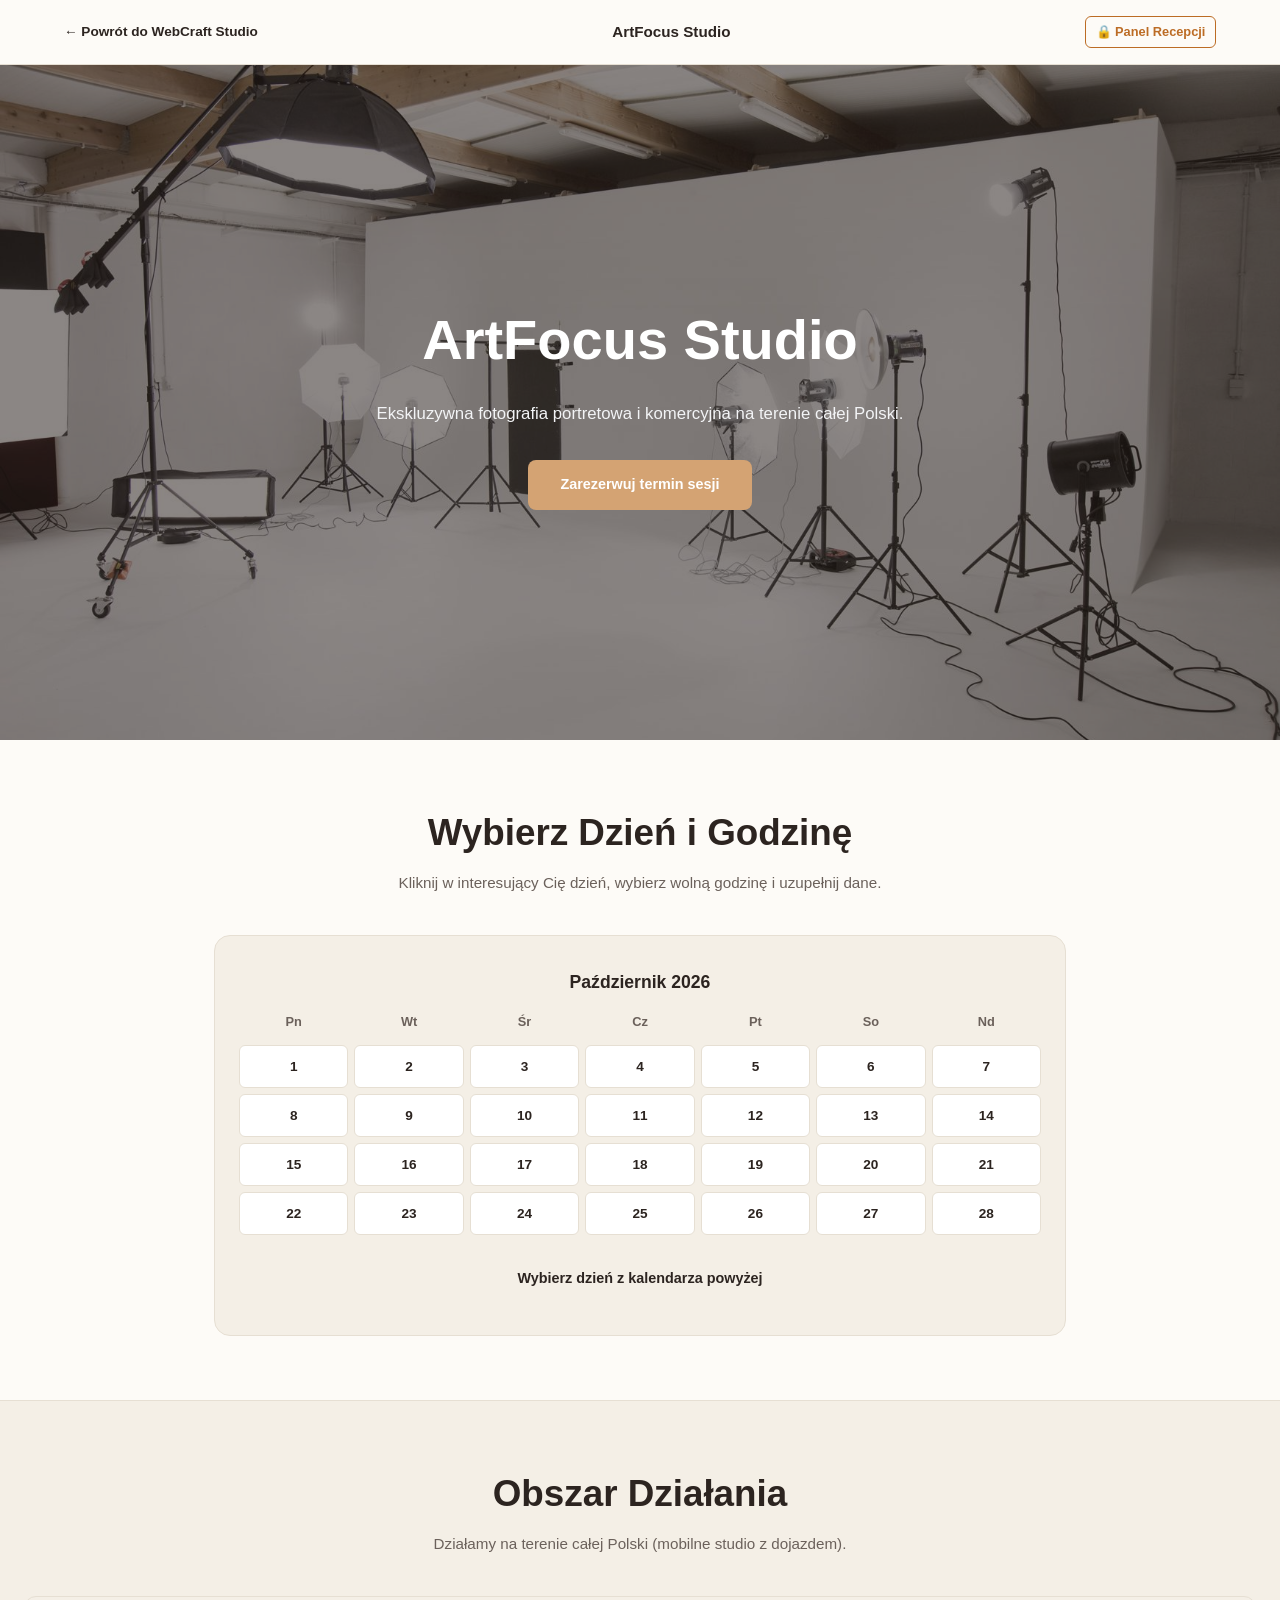
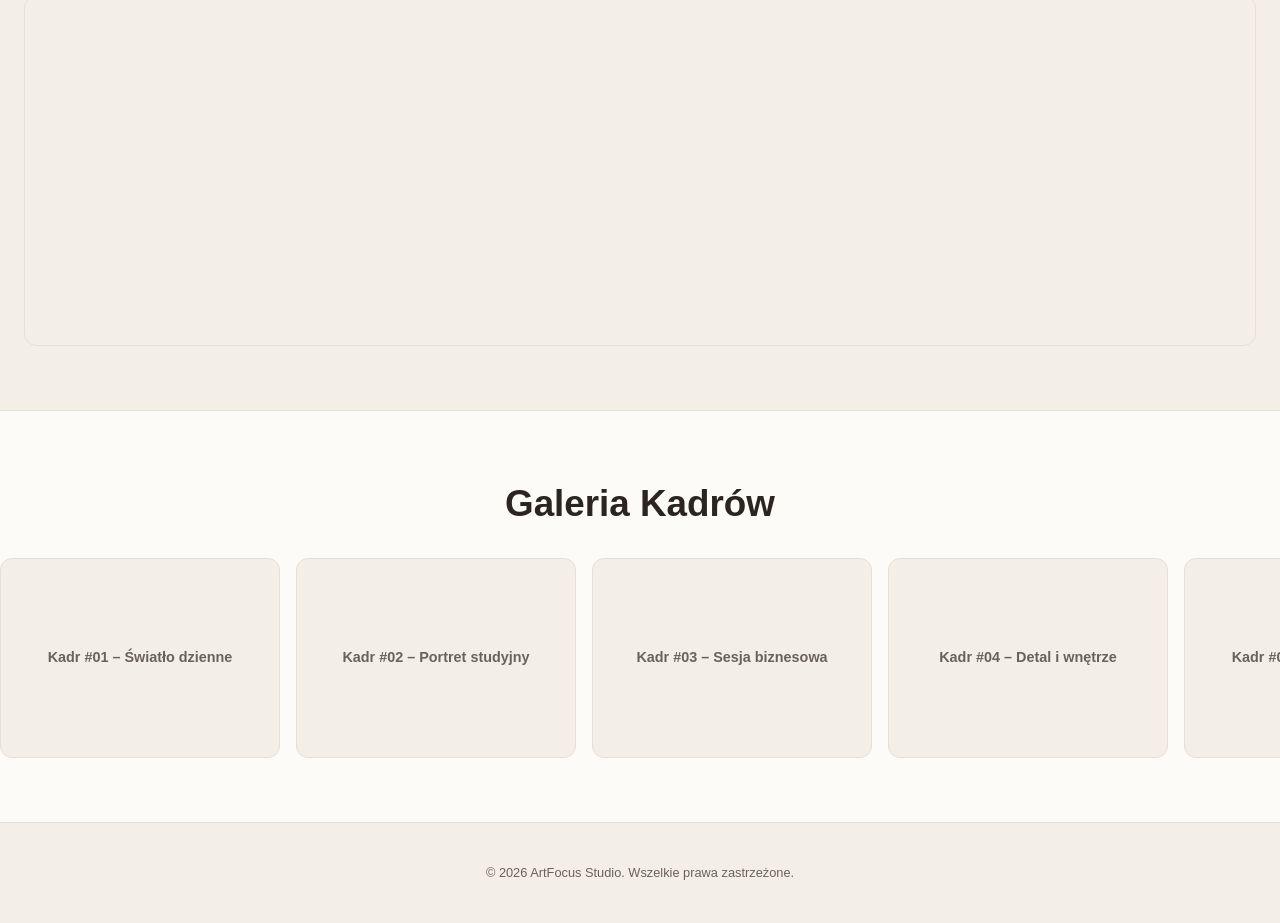
<file: examples/photography/index.html>
<!DOCTYPE html>
<html lang="pl">
<head>
    <meta charset="UTF-8">
    <meta name="viewport" content="width=device-width, initial-scale=1.0, maximum-scale=1.0, user-scalable=no">
    <title>ArtFocus Studio | Jasne Portfolio Fotografa</title>
    <style>
        :root {
            --bg-light: #fdfbf7;
            --card-light: #f4efe6;
            --text-dark: #2c2420;
            --text-muted: #6b615b;
            --accent-warm: #d4a373;
            --accent-hover: #bc6c25;
            --border-warm: #e6dfd3;
        }

        * { margin: 0; padding: 0; box-sizing: border-box; font-family: -apple-system, BlinkMacSystemFont, "Segoe UI", Roboto, sans-serif; scroll-behavior: smooth; }
        body { background-color: var(--bg-light); color: var(--text-dark); line-height: 1.6; overflow-x: hidden; }

        header {
            display: flex; justify-content: space-between; align-items: center; padding: 1rem 5%;
            background: rgba(253, 251, 247, 0.95); border-bottom: 1px solid var(--border-warm); position: sticky; top: 0; z-index: 100;
            backdrop-filter: blur(10px); gap: 10px; flex-wrap: wrap;
        }
        .back-link { color: var(--text-dark); text-decoration: none; font-weight: 600; font-size: 0.85rem; }
        .back-link:hover { color: var(--accent-warm); }
        .admin-link { color: var(--accent-hover); font-size: 0.8rem; font-weight: 700; text-decoration: none; border: 1px solid var(--accent-hover); padding: 0.3rem 0.6rem; border-radius: 6px; white-space: nowrap; }

        /* Hero */
        .photo-hero {
            position: relative; height: 75vh; background: url('salon.jpg') center/cover no-repeat;
            display: flex; align-items: center; justify-content: center; text-align: center; color: #fff; padding: 0 5%;
        }
        .photo-hero::after { content: ''; position: absolute; top: 0; left: 0; width: 100%; height: 100%; background: rgba(44, 36, 32, 0.55); }
        .photo-hero-content { position: relative; z-index: 2; max-width: 800px; }
        .photo-hero h1 { font-size: clamp(2.5rem, 5vw, 3.5rem); margin-bottom: 1rem; font-weight: 700; }
        .photo-hero p { font-size: 1.05rem; margin-bottom: 2rem; color: #f3f4f6; }

        .btn-gold {
            background-color: var(--accent-warm); color: #fff; padding: 0.85rem 2rem; border-radius: 8px; font-weight: 700; text-decoration: none; display: inline-block; border: none; cursor: pointer; transition: background 0.2s; font-size: 0.9rem; text-align: center;
        }
        .btn-gold:hover { background-color: var(--accent-hover); }

        .section-container { max-width: 900px; margin: 4rem auto; padding: 0 1.5rem; }
        .section-title { text-align: center; font-size: clamp(1.8rem, 3vw, 2.3rem); margin-bottom: 0.5rem; }
        .section-subtitle { text-align: center; color: var(--text-muted); margin-bottom: 2.5rem; font-size: 0.95rem; }

        /* Kalendarz */
        .booking-box {
            background: var(--card-light); border: 1px solid var(--border-warm); border-radius: 16px; padding: 2rem 1.5rem;
        }
        .calendar-grid {
            display: grid; grid-template-columns: repeat(7, 1fr); gap: 6px; margin-bottom: 2rem; text-align: center;
        }
        .c-header { font-weight: 700; color: var(--text-muted); font-size: 0.8rem; padding-bottom: 0.4rem; }
        .c-day {
            padding: 0.6rem 0.2rem; background: #fff; border-radius: 6px; border: 1px solid var(--border-warm); cursor: pointer; transition: all 0.2s; font-weight: 600; font-size: 0.85rem;
        }
        .c-day:hover { border-color: var(--accent-warm); background: #fdfbf7; }
        .c-day.selected { background: var(--accent-warm); color: #fff; border-color: var(--accent-warm); }

        .time-slots {
            display: flex; gap: 0.5rem; flex-wrap: wrap; margin-bottom: 1.5rem; justify-content: center;
        }
        .time-slot {
            padding: 0.5rem 0.9rem; background: #fff; border: 1px solid var(--border-warm); border-radius: 6px; cursor: pointer; font-size: 0.85rem; font-weight: 600;
        }
        .time-slot.selected { background: var(--accent-hover); color: #fff; border-color: var(--accent-hover); }

        .booking-form input, .booking-form select {
            width: 100%; padding: 0.85rem; margin-bottom: 1rem; border: 1px solid var(--border-warm); border-radius: 8px; background: #fff; color: var(--text-dark); font-size: 0.95rem;
        }

        /* Mapa */
        .map-section { background: var(--card-light); border-top: 1px solid var(--border-warm); border-bottom: 1px solid var(--border-warm); padding: 4rem 1.5rem; text-align: center; }
        .map-container { width: 100%; height: 350px; border-radius: 12px; overflow: hidden; border: 1px solid var(--border-warm); margin-top: 1.5rem; }

        /* Karuzela */
        .carousel-photo-section { padding: 4rem 0; text-align: center; overflow: hidden; }
        .photo-carousel-track {
            display: flex; gap: 1rem; width: max-content; animation: scrollCarousel 25s linear infinite;
        }
        .photo-card-item {
            width: 280px; height: 200px; background: var(--card-light); border: 1px solid var(--border-warm); border-radius: 12px; display: flex; align-items: center; justify-content: center; font-weight: 600; color: var(--text-muted); flex-shrink: 0; font-size: 0.9rem;
        }
        @keyframes scrollCarousel {
            0% { transform: translateX(0); }
            100% { transform: translateX(-50%); }
        }

        footer { background: var(--card-light); padding: 2.5rem 1.5rem; text-align: center; border-top: 1px solid var(--border-warm); color: var(--text-muted); font-size: 0.8rem; }
    </style>
</head>
<body>

    <header>
        <a href="../../index.html" class="back-link">← Powrót do WebCraft Studio</a>
        <span style="font-weight: 700; font-size: 0.95rem;">ArtFocus Studio</span>
        <a href="admin.html" class="admin-link">🔒 Panel Recepcji</a>
    </header>

    <section class="photo-hero">
        <div class="photo-hero-content">
            <h1>ArtFocus Studio</h1>
            <p>Ekskluzywna fotografia portretowa i komercyjna na terenie całej Polski.</p>
            <a href="#rezerwacja" class="btn-gold">Zarezerwuj termin sesji</a>
        </div>
    </section>

    <!-- Kalendarz i Rezerwacja -->
    <section class="section-container" id="rezerwacja">
        <h2 class="section-title">Wybierz Dzień i Godzinę</h2>
        <p class="section-subtitle">Kliknij w interesujący Cię dzień, wybierz wolną godzinę i uzupełnij dane.</p>
        
        <div class="booking-box">
            <h3 style="margin-bottom: 1rem; text-align: center; font-size: 1.1rem;">Październik 2026</h3>
            <div class="calendar-grid">
                <div class="c-header">Pn</div><div class="c-header">Wt</div><div class="c-header">Śr</div><div class="c-header">Cz</div><div class="c-header">Pt</div><div class="c-header">So</div><div class="c-header">Nd</div>
                <div class="c-day" data-date="2026-10-01">1</div><div class="c-day" data-date="2026-10-02">2</div><div class="c-day" data-date="2026-10-03">3</div><div class="c-day" data-date="2026-10-04">4</div><div class="c-day" data-date="2026-10-05">5</div><div class="c-day" data-date="2026-10-06">6</div><div class="c-day" data-date="2026-10-07">7</div>
                <div class="c-day" data-date="2026-10-08">8</div><div class="c-day" data-date="2026-10-09">9</div><div class="c-day" data-date="2026-10-10">10</div><div class="c-day" data-date="2026-10-11">11</div><div class="c-day" data-date="2026-10-12">12</div><div class="c-day" data-date="2026-10-13">13</div><div class="c-day" data-date="2026-10-14">14</div>
                <div class="c-day" data-date="2026-10-15">15</div><div class="c-day" data-date="2026-10-16">16</div><div class="c-day" data-date="2026-10-17">17</div><div class="c-day" data-date="2026-10-18">18</div><div class="c-day" data-date="2026-10-19">19</div><div class="c-day" data-date="2026-10-20">20</div><div class="c-day" data-date="2026-10-21">21</div>
                <div class="c-day" data-date="2026-10-22">22</div><div class="c-day" data-date="2026-10-23">23</div><div class="c-day" data-date="2026-10-24">24</div><div class="c-day" data-date="2026-10-25">25</div><div class="c-day" data-date="2026-10-26">26</div><div class="c-day" data-date="2026-10-27">27</div><div class="c-day" data-date="2026-10-28">28</div>
            </div>

            <p style="text-align: center; font-weight: 600; margin-bottom: 0.8rem; font-size: 0.9rem;" id="selectedDateText">Wybierz dzień z kalendarza powyżej</p>
            <div class="time-slots" id="timeSlotsContainer" style="display: none;">
                <div class="time-slot" data-time="10:00">10:00</div>
                <div class="time-slot" data-time="12:00">12:00</div>
                <div class="time-slot" data-time="15:00">15:00</div>
                <div class="time-slot" data-time="17:00">17:00</div>
            </div>

            <form class="booking-form" id="bookingForm" style="display: none; margin-top: 1rem;">
                <input type="text" id="clientName" placeholder="Imię i Nazwisko / Firma" required>
                <select id="sessionType">
                    <option value="Sesja Portretowa">Sesja Portretowa</option>
                    <option value="Sesja Biznesowa">Sesja Biznesowa</option>
                    <option value="Fotografia Komercyjna">Fotografia Komercyjna</option>
                </select>
                <button type="submit" class="btn-gold" style="width: 100%;">Potwierdź i zapisz rezerwację</button>
            </form>
        </div>
    </section>

    <!-- Mapa -->
    <section class="map-section">
        <h2 class="section-title">Obszar Działania</h2>
        <p class="section-subtitle">Działamy na terenie całej Polski (mobilne studio z dojazdem).</p>
        <div class="map-container">
            <iframe width="100%" height="100%" style="border:0;" loading="lazy" src="https://maps.google.com/maps?q=Poland&t=&z=6&ie=UTF8&iwloc=&output=embed"></iframe>
        </div>
    </section>

    <!-- Karuzela -->
    <section class="carousel-photo-section">
        <h2 class="section-title" style="margin-bottom: 1.5rem;">Galeria Kadrów</h2>
        <div style="overflow: hidden; width: 100%;">
            <div class="photo-carousel-track">
                <div class="photo-card-item">Kadr #01 – Światło dzienne</div>
                <div class="photo-card-item">Kadr #02 – Portret studyjny</div>
                <div class="photo-card-item">Kadr #03 – Sesja biznesowa</div>
                <div class="photo-card-item">Kadr #04 – Detal i wnętrze</div>
                <div class="photo-card-item">Kadr #01 – Światło dzienne</div>
                <div class="photo-card-item">Kadr #02 – Portret studyjny</div>
                <div class="photo-card-item">Kadr #03 – Sesja biznesowa</div>
                <div class="photo-card-item">Kadr #04 – Detal i wnętrze</div>
            </div>
        </div>
    </section>

    <footer>
        <p>&copy; 2026 ArtFocus Studio. Wszelkie prawa zastrzeżone.</p>
    </footer>

    <script>
        let selectedDate = '';
        let selectedTime = '';

        const days = document.querySelectorAll('.c-day');
        const timeSlots = document.querySelectorAll('.time-slot');
        const timeContainer = document.getElementById('timeSlotsContainer');
        const form = document.getElementById('bookingForm');
        const dateText = document.getElementById('selectedDateText');

        days.forEach(day => {
            day.addEventListener('click', () => {
                days.forEach(d => d.classList.remove('selected'));
                day.classList.add('selected');
                selectedDate = day.getAttribute('data-date');
                dateText.textContent = `Wybrany dzień: ${selectedDate}`;
                timeContainer.style.display = 'flex';
                form.style.display = 'none';
            });
        });

        timeSlots.forEach(slot => {
            slot.addEventListener('click', () => {
                timeSlots.forEach(s => s.classList.remove('selected'));
                slot.classList.add('selected');
                selectedTime = slot.getAttribute('data-time');
                form.style.display = 'block';
            });
        });

        form.addEventListener('submit', (e) => {
            e.preventDefault();
            const name = document.getElementById('clientName').value;
            const type = document.getElementById('sessionType').value;

            if (name && selectedDate && selectedTime) {
                const newBooking = { name, type, date: selectedDate, time: selectedTime };
                
                let bookings = JSON.parse(localStorage.getItem('artFocusBookings')) || [];
                bookings.push(newBooking);
                localStorage.setItem('artFocusBookings', JSON.stringify(bookings));

                alert(`Zarezerwowano pomyślnie na dzień ${selectedDate} o godzinie ${selectedTime}!`);
                form.reset();
                timeContainer.style.display = 'none';
                form.style.display = 'none';
                days.forEach(d => d.classList.remove('selected'));
                dateText.textContent = 'Wybierz dzień z kalendarza powyżej';
            }
        });
    </script>
</body>
</html>
</file>
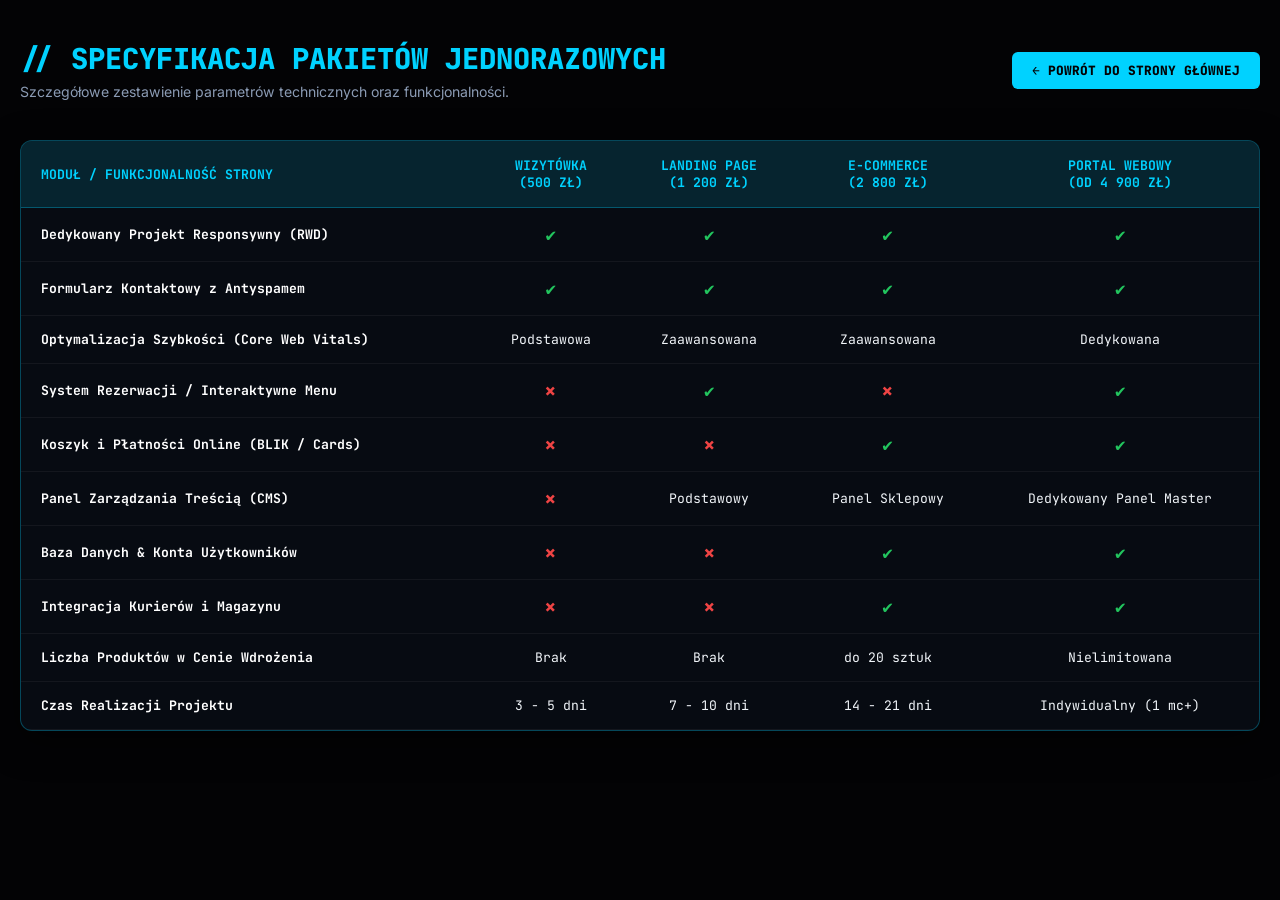
<file: pakiety-jednorazowe.html>
<!DOCTYPE html>
<html lang="pl">
<head>
    <meta charset="UTF-8">
    <meta name="viewport" content="width=device-width, initial-scale=1.0">
    <title>Szczegółowe Porównanie Pakietów Stron | WebCraft Studio</title>
    <link href="https://fonts.googleapis.com/css2?family=JetBrains+Mono:wght@400;700;800&family=Inter:wght@400;600;800&display=swap" rel="stylesheet">
    <style>
        :root {
            --bg-base: #030305;
            --bg-card: rgba(8, 12, 20, 0.92);
            --accent-blue: #00d2ff;
            --border-blue: rgba(0, 210, 255, 0.3);
            --text-main: #f1f5f9;
            --text-muted: #8b9bb4;
            --font-mono: 'JetBrains Mono', monospace;
            --font-sans: 'Inter', sans-serif;
        }

        * { box-sizing: border-box; margin: 0; padding: 0; }

        body {
            background-color: var(--bg-base);
            color: var(--text-main);
            font-family: var(--font-sans);
            padding: 40px 20px;
        }

        .container { max-width: 1250px; margin: 0 auto; }
        
        .header-bar {
            display: flex;
            justify-content: space-between;
            align-items: center;
            margin-bottom: 40px;
            flex-wrap: wrap;
            gap: 20px;
        }

        .page-title {
            font-family: var(--font-mono);
            font-size: 1.8rem;
            color: var(--accent-blue);
            font-weight: 900;
        }

        .btn-back {
            display: inline-block;
            padding: 10px 20px;
            background: var(--accent-blue);
            color: #030305;
            font-family: var(--font-mono);
            font-weight: 800;
            font-size: 0.8rem;
            text-decoration: none;
            border-radius: 6px;
            text-transform: uppercase;
            transition: 0.2s;
        }
        .btn-back:hover { background: #33dbff; }

        .table-wrapper {
            background: var(--bg-card);
            border: 1px solid var(--border-blue);
            border-radius: 12px;
            overflow-x: auto;
            box-shadow: 0 10px 35px rgba(0,0,0,0.6);
        }

        table {
            width: 100%;
            border-collapse: collapse;
            min-width: 900px;
            font-family: var(--font-mono);
            font-size: 0.82rem;
        }

        th {
            background: rgba(0, 210, 255, 0.12);
            color: var(--accent-blue);
            padding: 16px 20px;
            text-align: center;
            border-bottom: 1px solid var(--border-blue);
            text-transform: uppercase;
        }

        th:first-child { text-align: left; }

        td {
            padding: 15px 20px;
            border-bottom: 1px solid rgba(255, 255, 255, 0.05);
            color: #f1f5f9;
            text-align: center;
        }

        td:first-child { text-align: left; font-weight: bold; color: #fff; }

        tr:hover td { background: rgba(0, 210, 255, 0.03); }

        .icon-yes { color: #22c55e; font-weight: 900; font-size: 1.1rem; }
        .icon-no { color: #ef4444; font-weight: 900; font-size: 1.1rem; }
    </style>
</head>
<body>

    <div class="container">
        <div class="header-bar">
            <div>
                <div class="page-title">// SPECYFIKACJA PAKIETÓW JEDNORAZOWYCH</div>
                <p style="color: var(--text-muted); font-size: 0.88rem; margin-top: 5px;">Szczegółowe zestawienie parametrów technicznych oraz funkcjonalności.</p>
            </div>
            <a href="index.html#kontakt" class="btn-back">← Powrót do Strony Głównej</a>
        </div>

        <div class="table-wrapper">
            <table>
                <thead>
                    <tr>
                        <th>Moduł / Funkcjonalność Strony</th>
                        <th>Wizytówka<br>(500 zł)</th>
                        <th>Landing Page<br>(1 200 zł)</th>
                        <th>E-Commerce<br>(2 800 zł)</th>
                        <th>Portal Webowy<br>(od 4 900 zł)</th>
                    </tr>
                </thead>
                <tbody>
                    <tr>
                        <td>Dedykowany Projekt Responsywny (RWD)</td>
                        <td><span class="icon-yes">✔</span></td>
                        <td><span class="icon-yes">✔</span></td>
                        <td><span class="icon-yes">✔</span></td>
                        <td><span class="icon-yes">✔</span></td>
                    </tr>
                    <tr>
                        <td>Formularz Kontaktowy z Antyspamem</td>
                        <td><span class="icon-yes">✔</span></td>
                        <td><span class="icon-yes">✔</span></td>
                        <td><span class="icon-yes">✔</span></td>
                        <td><span class="icon-yes">✔</span></td>
                    </tr>
                    <tr>
                        <td>Optymalizacja Szybkości (Core Web Vitals)</td>
                        <td>Podstawowa</td>
                        <td>Zaawansowana</td>
                        <td>Zaawansowana</td>
                        <td>Dedykowana</td>
                    </tr>
                    <tr>
                        <td>System Rezerwacji / Interaktywne Menu</td>
                        <td><span class="icon-no">✕</span></td>
                        <td><span class="icon-yes">✔</span></td>
                        <td><span class="icon-no">✕</span></td>
                        <td><span class="icon-yes">✔</span></td>
                    </tr>
                    <tr>
                        <td>Koszyk i Płatności Online (BLIK / Cards)</td>
                        <td><span class="icon-no">✕</span></td>
                        <td><span class="icon-no">✕</span></td>
                        <td><span class="icon-yes">✔</span></td>
                        <td><span class="icon-yes">✔</span></td>
                    </tr>
                    <tr>
                        <td>Panel Zarządzania Treścią (CMS)</td>
                        <td><span class="icon-no">✕</span></td>
                        <td>Podstawowy</td>
                        <td>Panel Sklepowy</td>
                        <td>Dedykowany Panel Master</td>
                    </tr>
                    <tr>
                        <td>Baza Danych &amp; Konta Użytkowników</td>
                        <td><span class="icon-no">✕</span></td>
                        <td><span class="icon-no">✕</span></td>
                        <td><span class="icon-yes">✔</span></td>
                        <td><span class="icon-yes">✔</span></td>
                    </tr>
                    <tr>
                        <td>Integracja Kurierów i Magazynu</td>
                        <td><span class="icon-no">✕</span></td>
                        <td><span class="icon-no">✕</span></td>
                        <td><span class="icon-yes">✔</span></td>
                        <td><span class="icon-yes">✔</span></td>
                    </tr>
                    <tr>
                        <td>Liczba Produktów w Cenie Wdrożenia</td>
                        <td>Brak</td>
                        <td>Brak</td>
                        <td>do 20 sztuk</td>
                        <td>Nielimitowana</td>
                    </tr>
                    <tr>
                        <td>Czas Realizacji Projektu</td>
                        <td>3 - 5 dni</td>
                        <td>7 - 10 dni</td>
                        <td>14 - 21 dni</td>
                        <td>Indywidualny (1 mc+)</td>
                    </tr>
                </tbody>
            </table>
        </div>
    </div>

</body>
</html>
</file>
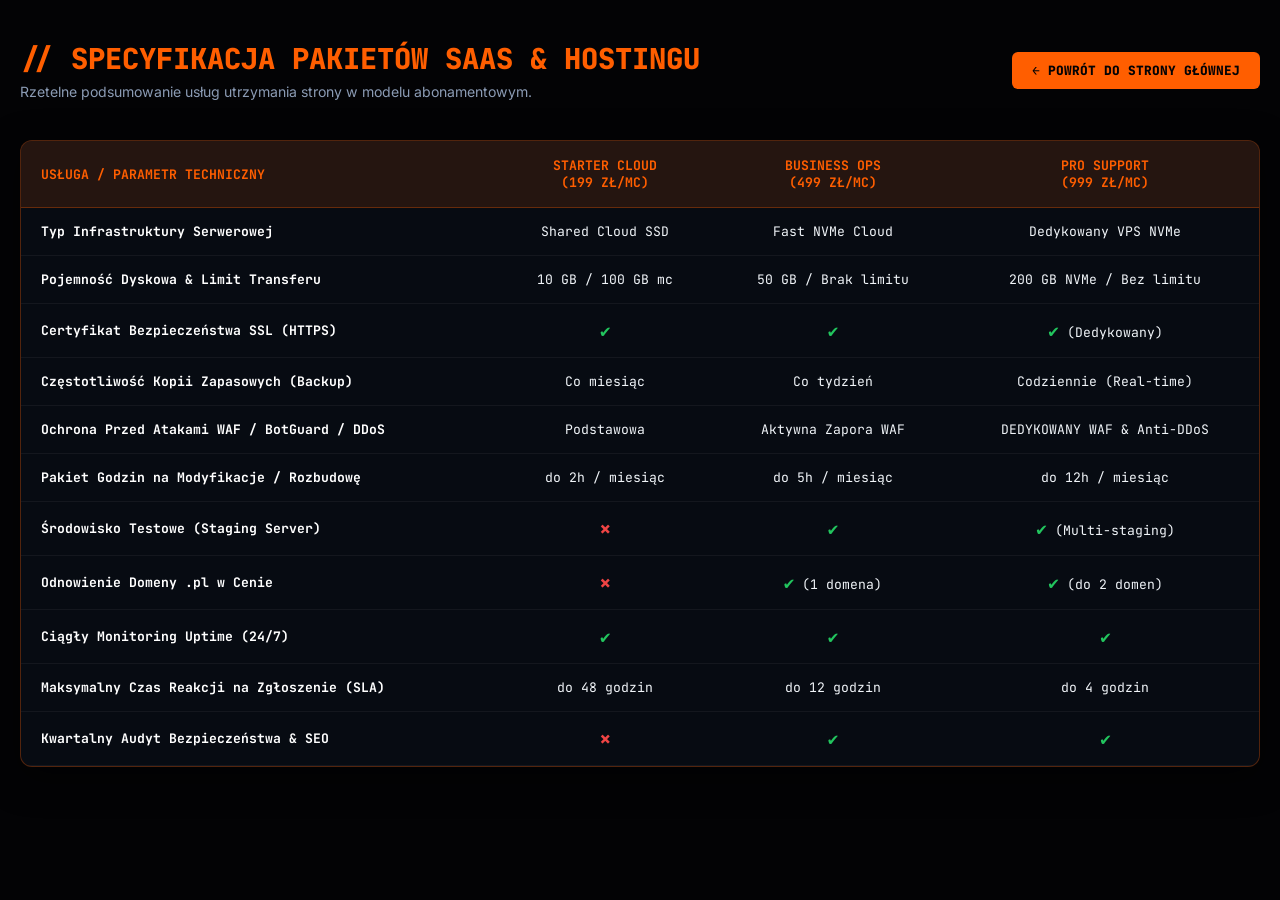
<file: pakiety-saas.html>
<!DOCTYPE html>
<html lang="pl">
<head>
    <meta charset="UTF-8">
    <meta name="viewport" content="width=device-width, initial-scale=1.0">
    <title>Szczegółowe Porównanie Pakietów SaaS | WebCraft Studio</title>
    <link href="https://fonts.googleapis.com/css2?family=JetBrains+Mono:wght@400;700;800&family=Inter:wght@400;600;800&display=swap" rel="stylesheet">
    <style>
        :root {
            --bg-base: #030305;
            --bg-card: rgba(8, 12, 20, 0.92);
            --accent-orange: #ff5e00;
            --border-orange: rgba(255, 94, 0, 0.3);
            --text-main: #f1f5f9;
            --text-muted: #8b9bb4;
            --font-mono: 'JetBrains Mono', monospace;
            --font-sans: 'Inter', sans-serif;
        }

        * { box-sizing: border-box; margin: 0; padding: 0; }

        body {
            background-color: var(--bg-base);
            color: var(--text-main);
            font-family: var(--font-sans);
            padding: 40px 20px;
        }

        .container { max-width: 1250px; margin: 0 auto; }
        
        .header-bar {
            display: flex;
            justify-content: space-between;
            align-items: center;
            margin-bottom: 40px;
            flex-wrap: wrap;
            gap: 20px;
        }

        .page-title {
            font-family: var(--font-mono);
            font-size: 1.8rem;
            color: var(--accent-orange);
            font-weight: 900;
        }

        .btn-back {
            display: inline-block;
            padding: 10px 20px;
            background: var(--accent-orange);
            color: #030305;
            font-family: var(--font-mono);
            font-weight: 800;
            font-size: 0.8rem;
            text-decoration: none;
            border-radius: 6px;
            text-transform: uppercase;
            transition: 0.2s;
        }
        .btn-back:hover { background: #ff7526; }

        .table-wrapper {
            background: var(--bg-card);
            border: 1px solid var(--border-orange);
            border-radius: 12px;
            overflow-x: auto;
            box-shadow: 0 10px 35px rgba(0,0,0,0.6);
        }

        table {
            width: 100%;
            border-collapse: collapse;
            min-width: 950px;
            font-family: var(--font-mono);
            font-size: 0.82rem;
        }

        th {
            background: rgba(255, 94, 0, 0.12);
            color: var(--accent-orange);
            padding: 16px 20px;
            text-align: center;
            border-bottom: 1px solid var(--border-orange);
            text-transform: uppercase;
        }

        th:first-child { text-align: left; }

        td {
            padding: 15px 20px;
            border-bottom: 1px solid rgba(255, 255, 255, 0.05);
            color: #f1f5f9;
            text-align: center;
        }

        td:first-child { text-align: left; font-weight: bold; color: #fff; }

        tr:hover td { background: rgba(255, 94, 0, 0.03); }

        .icon-yes { color: #22c55e; font-weight: 900; font-size: 1.1rem; }
        .icon-no { color: #ef4444; font-weight: 900; font-size: 1.1rem; }
    </style>
</head>
<body>

    <div class="container">
        <div class="header-bar">
            <div>
                <div class="page-title">// SPECYFIKACJA PAKIETÓW SAAS &amp; HOSTINGU</div>
                <p style="color: var(--text-muted); font-size: 0.88rem; margin-top: 5px;">Rzetelne podsumowanie usług utrzymania strony w modelu abonamentowym.</p>
            </div>
            <a href="index.html#kontakt" class="btn-back">← Powrót do Strony Głównej</a>
        </div>

        <div class="table-wrapper">
            <table>
                <thead>
                    <tr>
                        <th>Usługa / Parametr Techniczny</th>
                        <th>Starter Cloud<br>(199 zł/mc)</th>
                        <th>Business Ops<br>(499 zł/mc)</th>
                        <th>Pro Support<br>(999 zł/mc)</th>
                    </tr>
                </thead>
                <tbody>
                    <tr>
                        <td>Typ Infrastruktury Serwerowej</td>
                        <td>Shared Cloud SSD</td>
                        <td>Fast NVMe Cloud</td>
                        <td>Dedykowany VPS NVMe</td>
                    </tr>
                    <tr>
                        <td>Pojemność Dyskowa &amp; Limit Transferu</td>
                        <td>10 GB / 100 GB mc</td>
                        <td>50 GB / Brak limitu</td>
                        <td>200 GB NVMe / Bez limitu</td>
                    </tr>
                    <tr>
                        <td>Certyfikat Bezpieczeństwa SSL (HTTPS)</td>
                        <td><span class="icon-yes">✔</span></td>
                        <td><span class="icon-yes">✔</span></td>
                        <td><span class="icon-yes">✔</span> (Dedykowany)</td>
                    </tr>
                    <tr>
                        <td>Częstotliwość Kopii Zapasowych (Backup)</td>
                        <td>Co miesiąc</td>
                        <td>Co tydzień</td>
                        <td>Codziennie (Real-time)</td>
                    </tr>
                    <tr>
                        <td>Ochrona Przed Atakami WAF / BotGuard / DDoS</td>
                        <td>Podstawowa</td>
                        <td>Aktywna Zapora WAF</td>
                        <td>DEDYKOWANY WAF &amp; Anti-DDoS</td>
                    </tr>
                    <tr>
                        <td>Pakiet Godzin na Modyfikacje / Rozbudowę</td>
                        <td>do 2h / miesiąc</td>
                        <td>do 5h / miesiąc</td>
                        <td>do 12h / miesiąc</td>
                    </tr>
                    <tr>
                        <td>Środowisko Testowe (Staging Server)</td>
                        <td><span class="icon-no">✕</span></td>
                        <td><span class="icon-yes">✔</span></td>
                        <td><span class="icon-yes">✔</span> (Multi-staging)</td>
                    </tr>
                    <tr>
                        <td>Odnowienie Domeny .pl w Cenie</td>
                        <td><span class="icon-no">✕</span></td>
                        <td><span class="icon-yes">✔</span> (1 domena)</td>
                        <td><span class="icon-yes">✔</span> (do 2 domen)</td>
                    </tr>
                    <tr>
                        <td>Ciągły Monitoring Uptime (24/7)</td>
                        <td><span class="icon-yes">✔</span></td>
                        <td><span class="icon-yes">✔</span></td>
                        <td><span class="icon-yes">✔</span></td>
                    </tr>
                    <tr>
                        <td>Maksymalny Czas Reakcji na Zgłoszenie (SLA)</td>
                        <td>do 48 godzin</td>
                        <td>do 12 godzin</td>
                        <td>do 4 godzin</td>
                    </tr>
                    <tr>
                        <td>Kwartalny Audyt Bezpieczeństwa &amp; SEO</td>
                        <td><span class="icon-no">✕</span></td>
                        <td><span class="icon-yes">✔</span></td>
                        <td><span class="icon-yes">✔</span></td>
                    </tr>
                </tbody>
            </table>
        </div>
    </div>

</body>
</html>
</file>
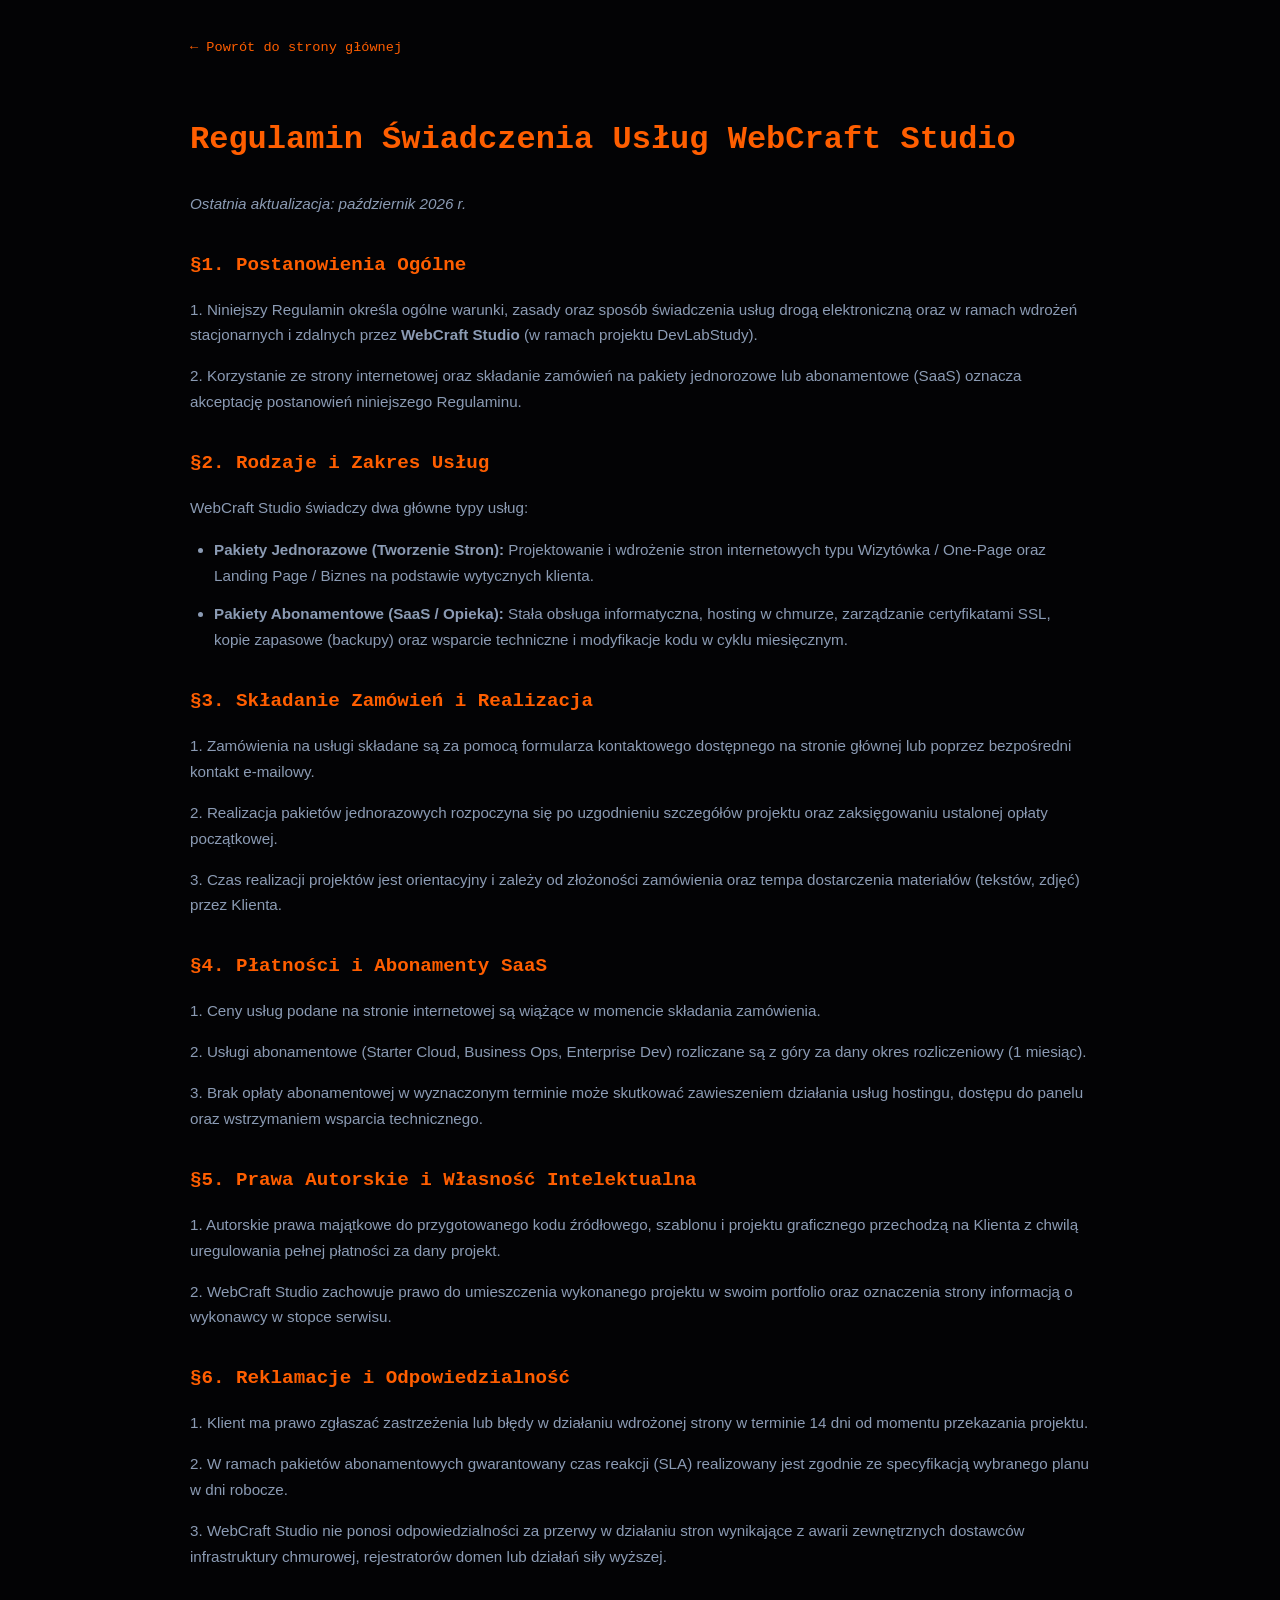
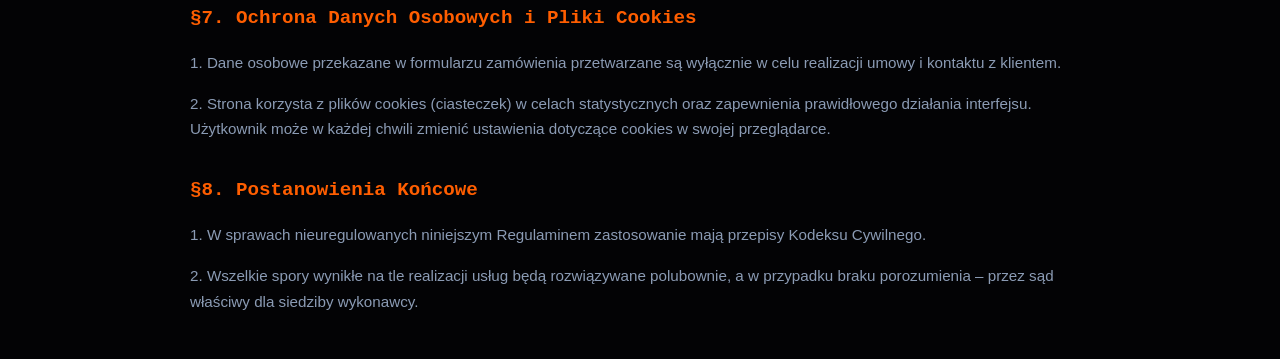
<file: regulamin.html>
<!DOCTYPE html>
<html lang="pl">
<head>
    <meta charset="UTF-8">
    <meta name="viewport" content="width=device-width, initial-scale=1.0">
    <title>Regulamin Świadczenia Usług | WebCraft Studio</title>
    <style>
        body { font-family: 'Inter', sans-serif; background: #030305; color: #f1f5f9; line-height: 1.7; padding: 2rem; max-width: 900px; margin: 0 auto; }
        h1 { color: #ff5e00; font-family: 'JetBrains Mono', monospace; margin-bottom: 1.5rem; }
        h2 { color: #ff5e00; font-size: 1.2rem; margin-top: 2rem; margin-bottom: 0.5rem; font-family: 'JetBrains Mono', monospace; }
        p, li { color: #8b9bb4; font-size: 0.95rem; margin-bottom: 0.8rem; }
        ul { padding-left: 1.5rem; }
        a { color: #ff5e00; text-decoration: none; }
        a:hover { text-decoration: underline; }
        .back-link { display: inline-block; margin-bottom: 2rem; font-family: 'JetBrains Mono', monospace; font-size: 0.85rem; }
    </style>
</head>
<body>

    <a href="../index.html" class="back-link">← Powrót do strony głównej</a>

    <h1>Regulamin Świadczenia Usług WebCraft Studio</h1>
    <p><em>Ostatnia aktualizacja: październik 2026 r.</em></p>

    <h2>§1. Postanowienia Ogólne</h2>
    <p>1. Niniejszy Regulamin określa ogólne warunki, zasady oraz sposób świadczenia usług drogą elektroniczną oraz w ramach wdrożeń stacjonarnych i zdalnych przez <strong>WebCraft Studio</strong> (w ramach projektu DevLabStudy).</p>
    <p>2. Korzystanie ze strony internetowej oraz składanie zamówień na pakiety jednorozowe lub abonamentowe (SaaS) oznacza akceptację postanowień niniejszego Regulaminu.</p>

    <h2>§2. Rodzaje i Zakres Usług</h2>
    <p>WebCraft Studio świadczy dwa główne typy usług:</p>
    <ul>
        <li><strong>Pakiety Jednorazowe (Tworzenie Stron):</strong> Projektowanie i wdrożenie stron internetowych typu Wizytówka / One-Page oraz Landing Page / Biznes na podstawie wytycznych klienta.</li>
        <li><strong>Pakiety Abonamentowe (SaaS / Opieka):</strong> Stała obsługa informatyczna, hosting w chmurze, zarządzanie certyfikatami SSL, kopie zapasowe (backupy) oraz wsparcie techniczne i modyfikacje kodu w cyklu miesięcznym.</li>
    </ul>

    <h2>§3. Składanie Zamówień i Realizacja</h2>
    <p>1. Zamówienia na usługi składane są za pomocą formularza kontaktowego dostępnego na stronie głównej lub poprzez bezpośredni kontakt e-mailowy.</p>
    <p>2. Realizacja pakietów jednorazowych rozpoczyna się po uzgodnieniu szczegółów projektu oraz zaksięgowaniu ustalonej opłaty początkowej.</p>
    <p>3. Czas realizacji projektów jest orientacyjny i zależy od złożoności zamówienia oraz tempa dostarczenia materiałów (tekstów, zdjęć) przez Klienta.</p>

    <h2>§4. Płatności i Abonamenty SaaS</h2>
    <p>1. Ceny usług podane na stronie internetowej są wiążące w momencie składania zamówienia.</p>
    <p>2. Usługi abonamentowe (Starter Cloud, Business Ops, Enterprise Dev) rozliczane są z góry za dany okres rozliczeniowy (1 miesiąc).</p>
    <p>3. Brak opłaty abonamentowej w wyznaczonym terminie może skutkować zawieszeniem działania usług hostingu, dostępu do panelu oraz wstrzymaniem wsparcia technicznego.</p>

    <h2>§5. Prawa Autorskie i Własność Intelektualna</h2>
    <p>1. Autorskie prawa majątkowe do przygotowanego kodu źródłowego, szablonu i projektu graficznego przechodzą na Klienta z chwilą uregulowania pełnej płatności za dany projekt.</p>
    <p>2. WebCraft Studio zachowuje prawo do umieszczenia wykonanego projektu w swoim portfolio oraz oznaczenia strony informacją o wykonawcy w stopce serwisu.</p>

    <h2>§6. Reklamacje i Odpowiedzialność</h2>
    <p>1. Klient ma prawo zgłaszać zastrzeżenia lub błędy w działaniu wdrożonej strony w terminie 14 dni od momentu przekazania projektu.</p>
    <p>2. W ramach pakietów abonamentowych gwarantowany czas reakcji (SLA) realizowany jest zgodnie ze specyfikacją wybranego planu w dni robocze.</p>
    <p>3. WebCraft Studio nie ponosi odpowiedzialności za przerwy w działaniu stron wynikające z awarii zewnętrznych dostawców infrastruktury chmurowej, rejestratorów domen lub działań siły wyższej.</p>

    <h2>§7. Ochrona Danych Osobowych i Pliki Cookies</h2>
    <p>1. Dane osobowe przekazane w formularzu zamówienia przetwarzane są wyłącznie w celu realizacji umowy i kontaktu z klientem.</p>
    <p>2. Strona korzysta z plików cookies (ciasteczek) w celach statystycznych oraz zapewnienia prawidłowego działania interfejsu. Użytkownik może w każdej chwili zmienić ustawienia dotyczące cookies w swojej przeglądarce.</p>

    <h2>§8. Postanowienia Końcowe</h2>
    <p>1. W sprawach nieuregulowanych niniejszym Regulaminem zastosowanie mają przepisy Kodeksu Cywilnego.</p>
    <p>2. Wszelkie spory wynikłe na tle realizacji usług będą rozwiązywane polubownie, a w przypadku braku porozumienia – przez sąd właściwy dla siedziby wykonawcy.</p>

</body>
</html>
</file>
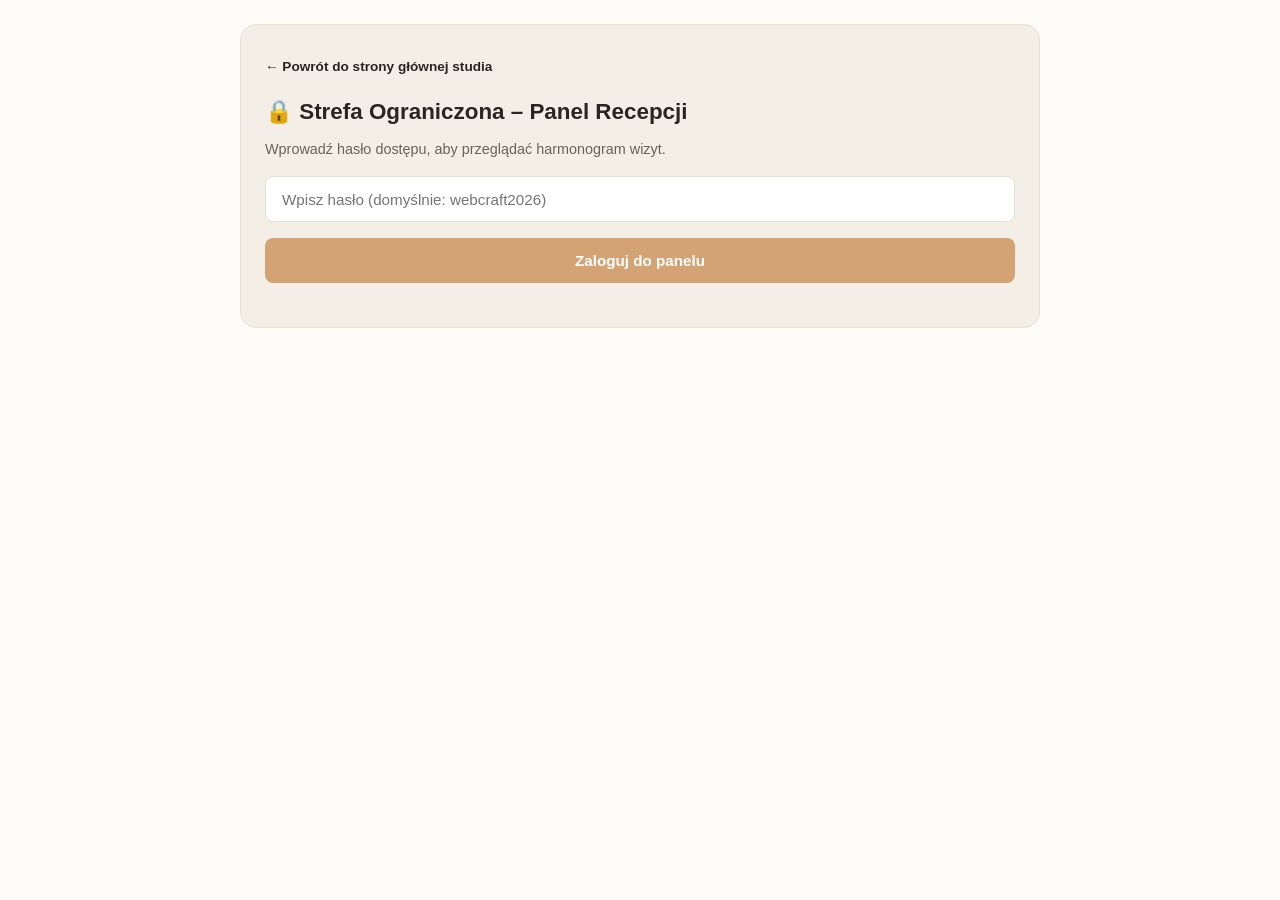
<file: examples/photography/admin.html>
<!DOCTYPE html>
<html lang="pl">
<head>
    <meta charset="UTF-8">
    <meta name="viewport" content="width=device-width, initial-scale=1.0, maximum-scale=1.0, user-scalable=no">
    <title>Panel Recepcji | ArtFocus Studio</title>
    <style>
        :root {
            --bg-light: #fdfbf7;
            --card-light: #f4efe6;
            --text-dark: #2c2420;
            --text-muted: #6b615b;
            --accent-warm: #d4a373;
            --accent-hover: #bc6c25;
            --border-warm: #e6dfd3;
        }
        * { margin: 0; padding: 0; box-sizing: border-box; font-family: -apple-system, BlinkMacSystemFont, "Segoe UI", Roboto, sans-serif; }
        body { background-color: var(--bg-light); color: var(--text-dark); padding: 1.5rem 1rem; }
        .container { max-width: 800px; margin: 0 auto; background: var(--card-light); border: 1px solid var(--border-warm); border-radius: 16px; padding: 2rem 1.5rem; }
        h2 { margin-bottom: 1rem; font-size: 1.4rem; }
        .login-box, .admin-panel { display: none; }
        .login-box.active, .admin-panel.active { display: block; }
        input, button { padding: 0.85rem 1rem; border-radius: 8px; border: 1px solid var(--border-warm); font-size: 0.95rem; }
        input { width: 100%; margin-bottom: 1rem; background: #fff; }
        .btn-gold { background-color: var(--accent-warm); color: #fff; font-weight: 700; border: none; cursor: pointer; width: 100%; }
        .btn-gold:hover { background-color: var(--accent-hover); }
        
        /* Tabela z przewijaniem poziomym na mobilkach */
        .table-responsive { width: 100%; overflow-x: auto; margin-top: 1.5rem; border-radius: 8px; border: 1px solid var(--border-warm); background: #fff; }
        .booking-table { width: 100%; border-collapse: collapse; min-width: 500px; }
        .booking-table th, .booking-table td { padding: 0.9rem; text-align: left; border-bottom: 1px solid var(--border-warm); font-size: 0.88rem; }
        .booking-table th { background: #e6dfd3; }
        .back-link { display: inline-block; margin-bottom: 1.5rem; color: var(--text-dark); text-decoration: none; font-weight: 600; font-size: 0.85rem; }
    </style>
</head>
<body>

    <div class="container">
        <a href="index.html" class="back-link">← Powrót do strony głównej studia</a>

        <!-- Logowanie -->
        <div class="login-box active" id="loginBox">
            <h2>🔒 Strefa Ograniczona – Panel Recepcji</h2>
            <p style="color: var(--text-muted); margin-bottom: 1.2rem; font-size: 0.9rem;">Wprowadź hasło dostępu, aby przeglądać harmonogram wizyt.</p>
            <input type="password" id="adminPassword" placeholder="Wpisz hasło (domyślnie: webcraft2026)">
            <button class="btn-gold" id="loginBtn">Zaloguj do panelu</button>
            <p id="errorMsg" style="color: #ef4444; margin-top: 0.8rem; font-size: 0.8rem;"></p>
        </div>

        <!-- Panel Zarządzania -->
        <div class="admin-panel" id="adminPanel">
            <h2>📋 Harmonogram Rezerwacji</h2>
            <p style="color: var(--text-muted); font-size: 0.9rem;">Lista wszystkich wizyt zaplanowanych przez klientów.</p>
            
            <div class="table-responsive">
                <table class="booking-table">
                    <thead>
                        <tr>
                            <th>Klient</th>
                            <th>Rodzaj Sesji</th>
                            <th>Data</th>
                            <th>Godzina</th>
                        </tr>
                    </thead>
                    <tbody id="adminBookingList">
                        <!-- Dynamiczne wpisy -->
                    </tbody>
                </table>
            </div>
            <button class="btn-gold" id="clearDataBtn" style="margin-top: 1.5rem; background: #ef4444;">Wyczyść wszystkie rezerwacje</button>
        </div>
    </div>

    <script>
        const loginBox = document.getElementById('loginBox');
        const adminPanel = document.getElementById('adminPanel');
        const loginBtn = document.getElementById('loginBtn');
        const passwordInput = document.getElementById('adminPassword');
        const errorMsg = document.getElementById('errorMsg');
        const bookingList = document.getElementById('adminBookingList');
        const clearBtn = document.getElementById('clearDataBtn');

        const CORRECT_PASSWORD = 'webcraft2026';

        loginBtn.addEventListener('click', () => {
            if (passwordInput.value === CORRECT_PASSWORD) {
                loginBox.classList.remove('active');
                adminPanel.classList.add('active');
                loadBookings();
            } else {
                errorMsg.textContent = 'Nieprawidłowe hasło! Spróbuj ponownie.';
            }
        });

        function loadBookings() {
            const bookings = JSON.parse(localStorage.getItem('artFocusBookings')) || [];
            bookingList.innerHTML = '';
            
            if (bookings.length === 0) {
                bookingList.innerHTML = `<tr><td colspan="4" style="text-align: center; color: var(--text-muted);">Brak zaplanowanych wizyt w systemie.</td></tr>`;
                return;
            }

            bookings.forEach(b => {
                const tr = document.createElement('tr');
                tr.innerHTML = `
                    <td><b>${b.name}</b></td>
                    <td>${b.type}</td>
                    <td>${b.date}</td>
                    <td><span style="color: var(--accent-hover); font-weight: bold;">${b.time}</span></td>
                `;
                bookingList.appendChild(tr);
            });
        }

        clearBtn.addEventListener('click', () => {
            if (confirm('Czy na pewno chcesz usunąć wszystkie rezerwacje?')) {
                localStorage.removeItem('artFocusBookings');
                loadBookings();
            }
        });
    </script>
</body>
</html>
</file>
